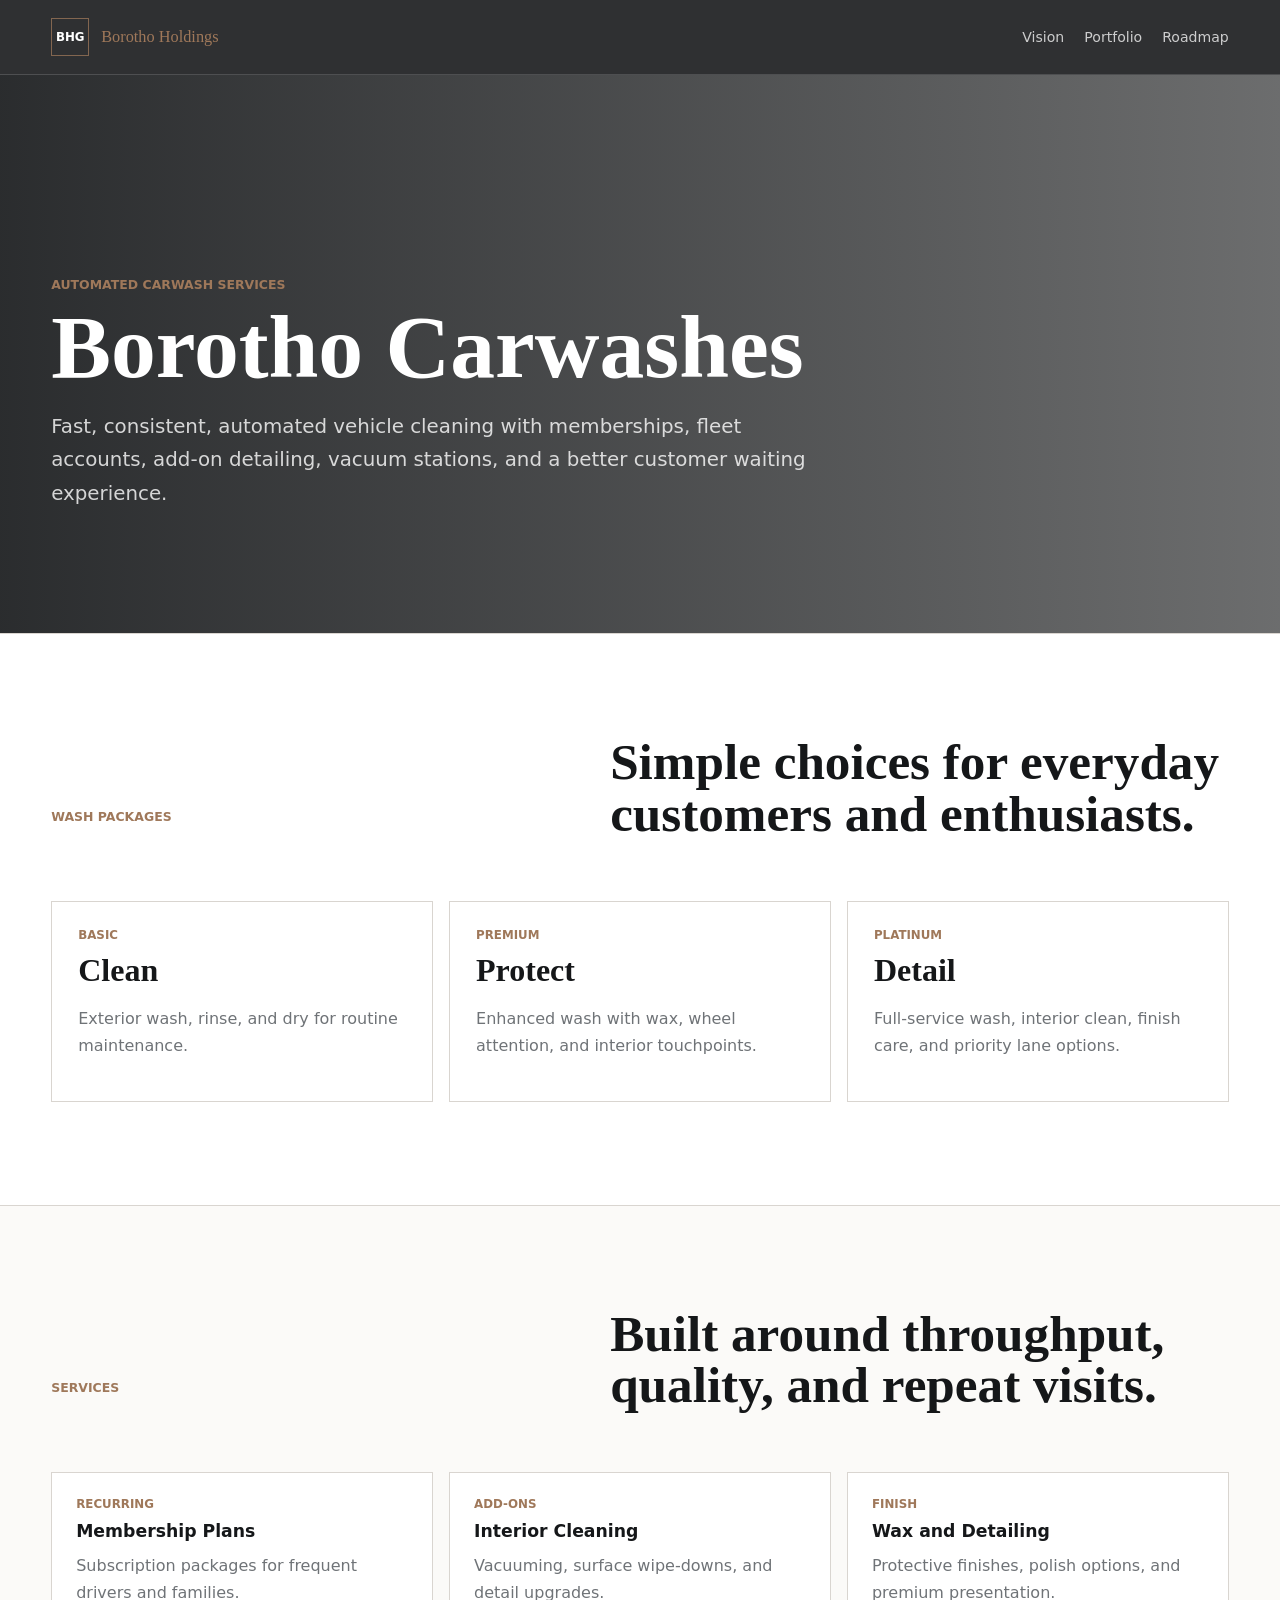
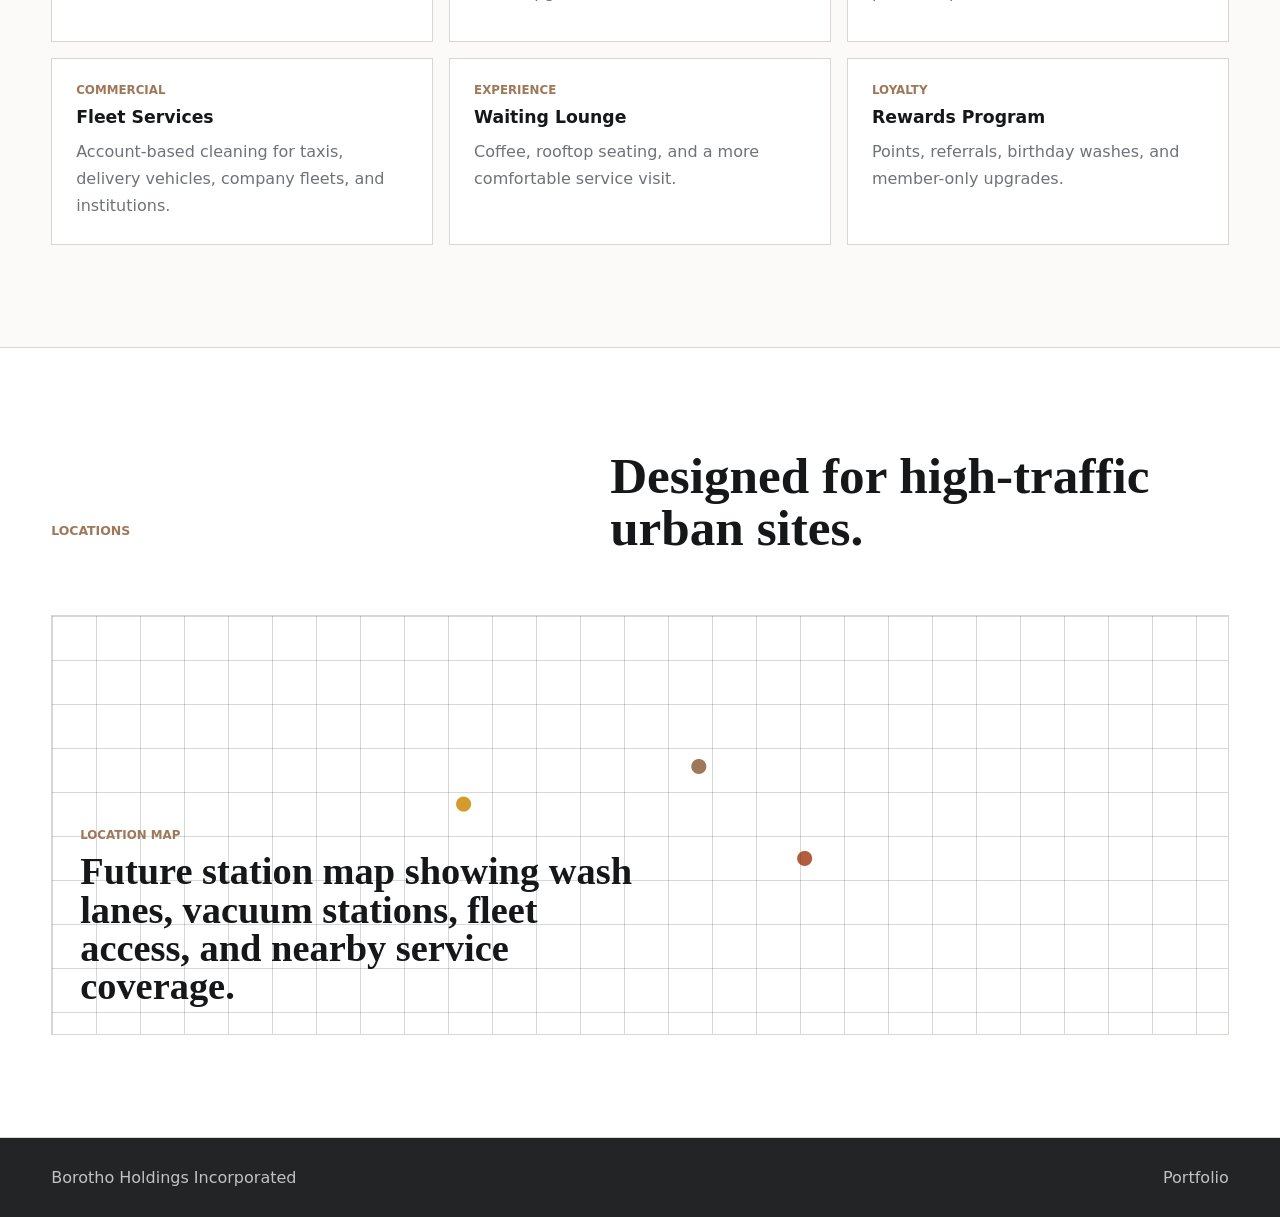
<file: carwashes.html>
<!doctype html>
<html lang="en">
  <head>
    <meta charset="UTF-8" />
    <meta name="viewport" content="width=device-width, initial-scale=1.0" />
    <title>Carwashes | Borotho Holdings</title>
    <link rel="stylesheet" href="styles.css" />
  </head>
  <body>
    <header class="site-header">
      <a class="brand" href="index.html" aria-label="Borotho Holdings home"><span class="brand-mark">BHG</span><span>Borotho Holdings</span></a>
      <nav aria-label="Primary navigation"><a href="index.html">Vision</a><a href="portfolio.html">Portfolio</a><a href="roadmap.html">Roadmap</a></nav>
    </header>
    <main>
      <section class="venture-hero carwash-hero">
        <p class="eyebrow">Automated carwash services</p>
        <h1>Borotho Carwashes</h1>
        <p>Fast, consistent, automated vehicle cleaning with memberships, fleet accounts, add-on detailing, vacuum stations, and a better customer waiting experience.</p>
      </section>

      <section class="operating-section section-band">
        <div class="section-heading"><p class="eyebrow">Wash packages</p><h2>Simple choices for everyday customers and enthusiasts.</h2></div>
        <div class="package-table">
          <article><span>Basic</span><strong>Clean</strong><p>Exterior wash, rinse, and dry for routine maintenance.</p></article>
          <article><span>Premium</span><strong>Protect</strong><p>Enhanced wash with wax, wheel attention, and interior touchpoints.</p></article>
          <article><span>Platinum</span><strong>Detail</strong><p>Full-service wash, interior clean, finish care, and priority lane options.</p></article>
        </div>
      </section>

      <section class="operating-section">
        <div class="section-heading"><p class="eyebrow">Services</p><h2>Built around throughput, quality, and repeat visits.</h2></div>
        <div class="service-grid">
          <article class="service-card"><span>Recurring</span><h3>Membership Plans</h3><p>Subscription packages for frequent drivers and families.</p></article>
          <article class="service-card"><span>Add-ons</span><h3>Interior Cleaning</h3><p>Vacuuming, surface wipe-downs, and detail upgrades.</p></article>
          <article class="service-card"><span>Finish</span><h3>Wax and Detailing</h3><p>Protective finishes, polish options, and premium presentation.</p></article>
          <article class="service-card"><span>Commercial</span><h3>Fleet Services</h3><p>Account-based cleaning for taxis, delivery vehicles, company fleets, and institutions.</p></article>
          <article class="service-card"><span>Experience</span><h3>Waiting Lounge</h3><p>Coffee, rooftop seating, and a more comfortable service visit.</p></article>
          <article class="service-card"><span>Loyalty</span><h3>Rewards Program</h3><p>Points, referrals, birthday washes, and member-only upgrades.</p></article>
        </div>
      </section>

      <section class="operating-section section-band">
        <div class="section-heading"><p class="eyebrow">Locations</p><h2>Designed for high-traffic urban sites.</h2></div>
        <div class="map-panel"><span>Location map</span><strong>Future station map showing wash lanes, vacuum stations, fleet access, and nearby service coverage.</strong></div>
      </section>
    </main>
    <footer><span>Borotho Holdings Incorporated</span><a href="portfolio.html">Portfolio</a></footer>
  </body>
</html>
</file>
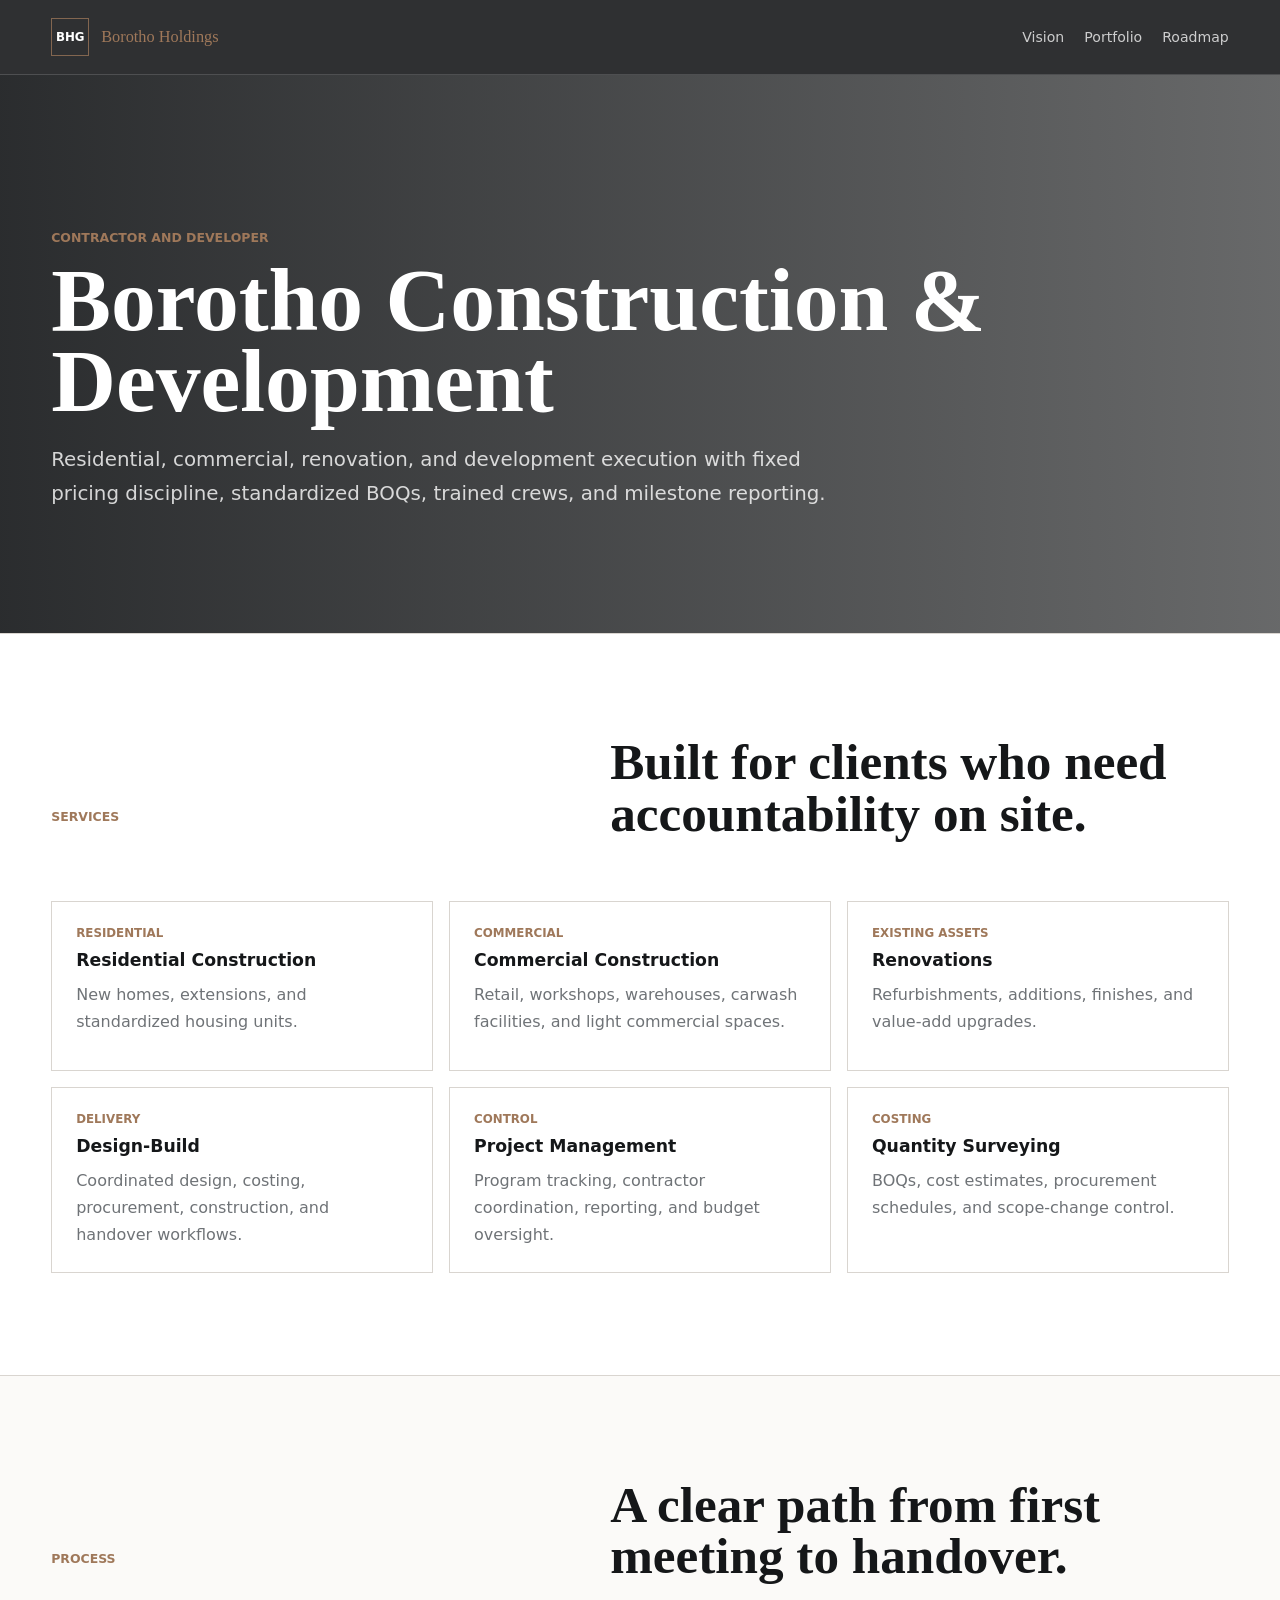
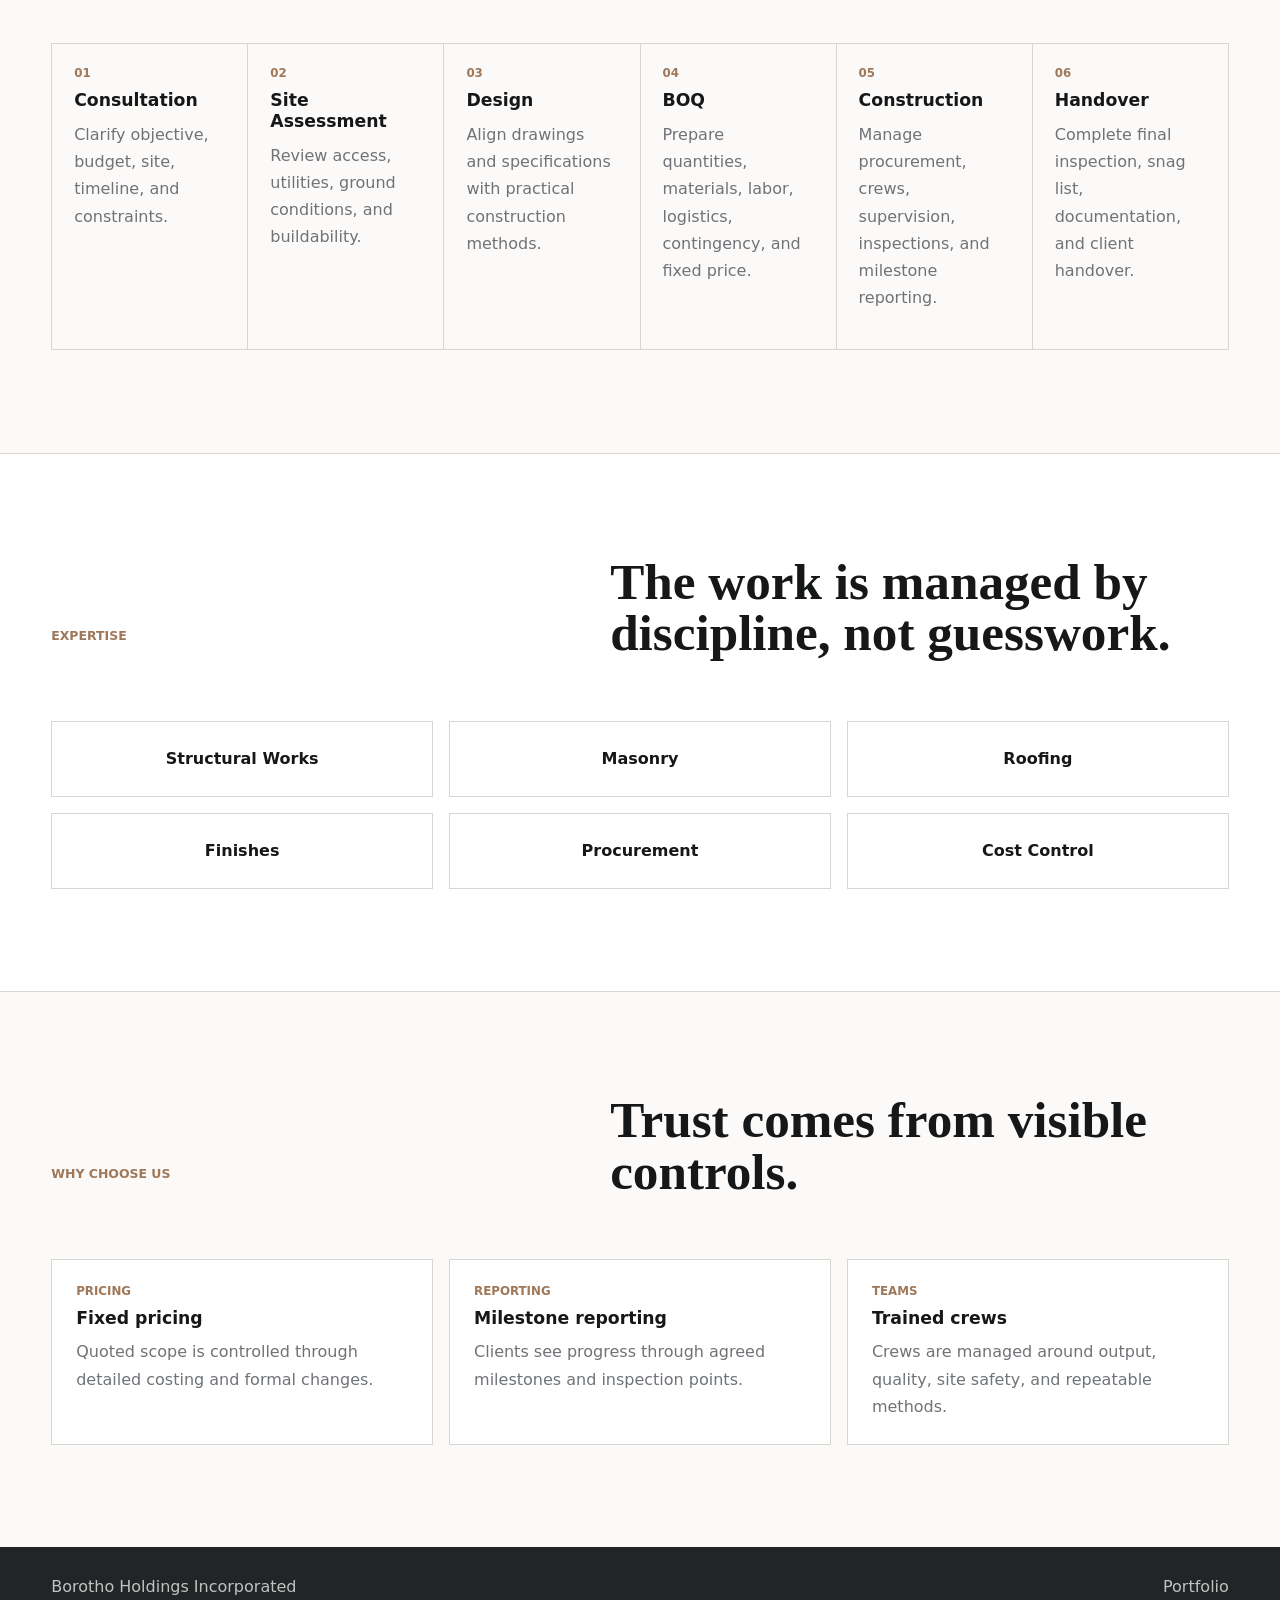
<file: construction-development.html>
<!doctype html>
<html lang="en">
  <head>
    <meta charset="UTF-8" />
    <meta name="viewport" content="width=device-width, initial-scale=1.0" />
    <title>Construction & Development | Borotho Holdings</title>
    <link rel="stylesheet" href="styles.css" />
  </head>
  <body>
    <header class="site-header">
      <a class="brand" href="index.html" aria-label="Borotho Holdings home"><span class="brand-mark">BHG</span><span>Borotho Holdings</span></a>
      <nav aria-label="Primary navigation"><a href="index.html">Vision</a><a href="portfolio.html">Portfolio</a><a href="roadmap.html">Roadmap</a></nav>
    </header>
    <main>
      <section class="venture-hero construction-hero">
        <p class="eyebrow">Contractor and developer</p>
        <h1>Borotho Construction & Development</h1>
        <p>Residential, commercial, renovation, and development execution with fixed pricing discipline, standardized BOQs, trained crews, and milestone reporting.</p>
      </section>

      <section class="operating-section section-band">
        <div class="section-heading"><p class="eyebrow">Services</p><h2>Built for clients who need accountability on site.</h2></div>
        <div class="service-grid">
          <article class="service-card"><span>Residential</span><h3>Residential Construction</h3><p>New homes, extensions, and standardized housing units.</p></article>
          <article class="service-card"><span>Commercial</span><h3>Commercial Construction</h3><p>Retail, workshops, warehouses, carwash facilities, and light commercial spaces.</p></article>
          <article class="service-card"><span>Existing assets</span><h3>Renovations</h3><p>Refurbishments, additions, finishes, and value-add upgrades.</p></article>
          <article class="service-card"><span>Delivery</span><h3>Design-Build</h3><p>Coordinated design, costing, procurement, construction, and handover workflows.</p></article>
          <article class="service-card"><span>Control</span><h3>Project Management</h3><p>Program tracking, contractor coordination, reporting, and budget oversight.</p></article>
          <article class="service-card"><span>Costing</span><h3>Quantity Surveying</h3><p>BOQs, cost estimates, procurement schedules, and scope-change control.</p></article>
        </div>
      </section>

      <section class="operating-section">
        <div class="section-heading"><p class="eyebrow">Process</p><h2>A clear path from first meeting to handover.</h2></div>
        <div class="process-list">
          <article class="process-step"><span>01</span><h3>Consultation</h3><p>Clarify objective, budget, site, timeline, and constraints.</p></article>
          <article class="process-step"><span>02</span><h3>Site Assessment</h3><p>Review access, utilities, ground conditions, and buildability.</p></article>
          <article class="process-step"><span>03</span><h3>Design</h3><p>Align drawings and specifications with practical construction methods.</p></article>
          <article class="process-step"><span>04</span><h3>BOQ</h3><p>Prepare quantities, materials, labor, logistics, contingency, and fixed price.</p></article>
          <article class="process-step"><span>05</span><h3>Construction</h3><p>Manage procurement, crews, supervision, inspections, and milestone reporting.</p></article>
          <article class="process-step"><span>06</span><h3>Handover</h3><p>Complete final inspection, snag list, documentation, and client handover.</p></article>
        </div>
      </section>

      <section class="operating-section section-band">
        <div class="section-heading"><p class="eyebrow">Expertise</p><h2>The work is managed by discipline, not guesswork.</h2></div>
        <div class="industries-grid">
          <span>Structural Works</span><span>Masonry</span><span>Roofing</span><span>Finishes</span><span>Procurement</span><span>Cost Control</span>
        </div>
      </section>

      <section class="operating-section">
        <div class="section-heading"><p class="eyebrow">Why choose us</p><h2>Trust comes from visible controls.</h2></div>
        <div class="trust-grid">
          <article class="trust-card"><span>Pricing</span><h3>Fixed pricing</h3><p>Quoted scope is controlled through detailed costing and formal changes.</p></article>
          <article class="trust-card"><span>Reporting</span><h3>Milestone reporting</h3><p>Clients see progress through agreed milestones and inspection points.</p></article>
          <article class="trust-card"><span>Teams</span><h3>Trained crews</h3><p>Crews are managed around output, quality, site safety, and repeatable methods.</p></article>
        </div>
      </section>
    </main>
    <footer><span>Borotho Holdings Incorporated</span><a href="portfolio.html">Portfolio</a></footer>
  </body>
</html>
</file>
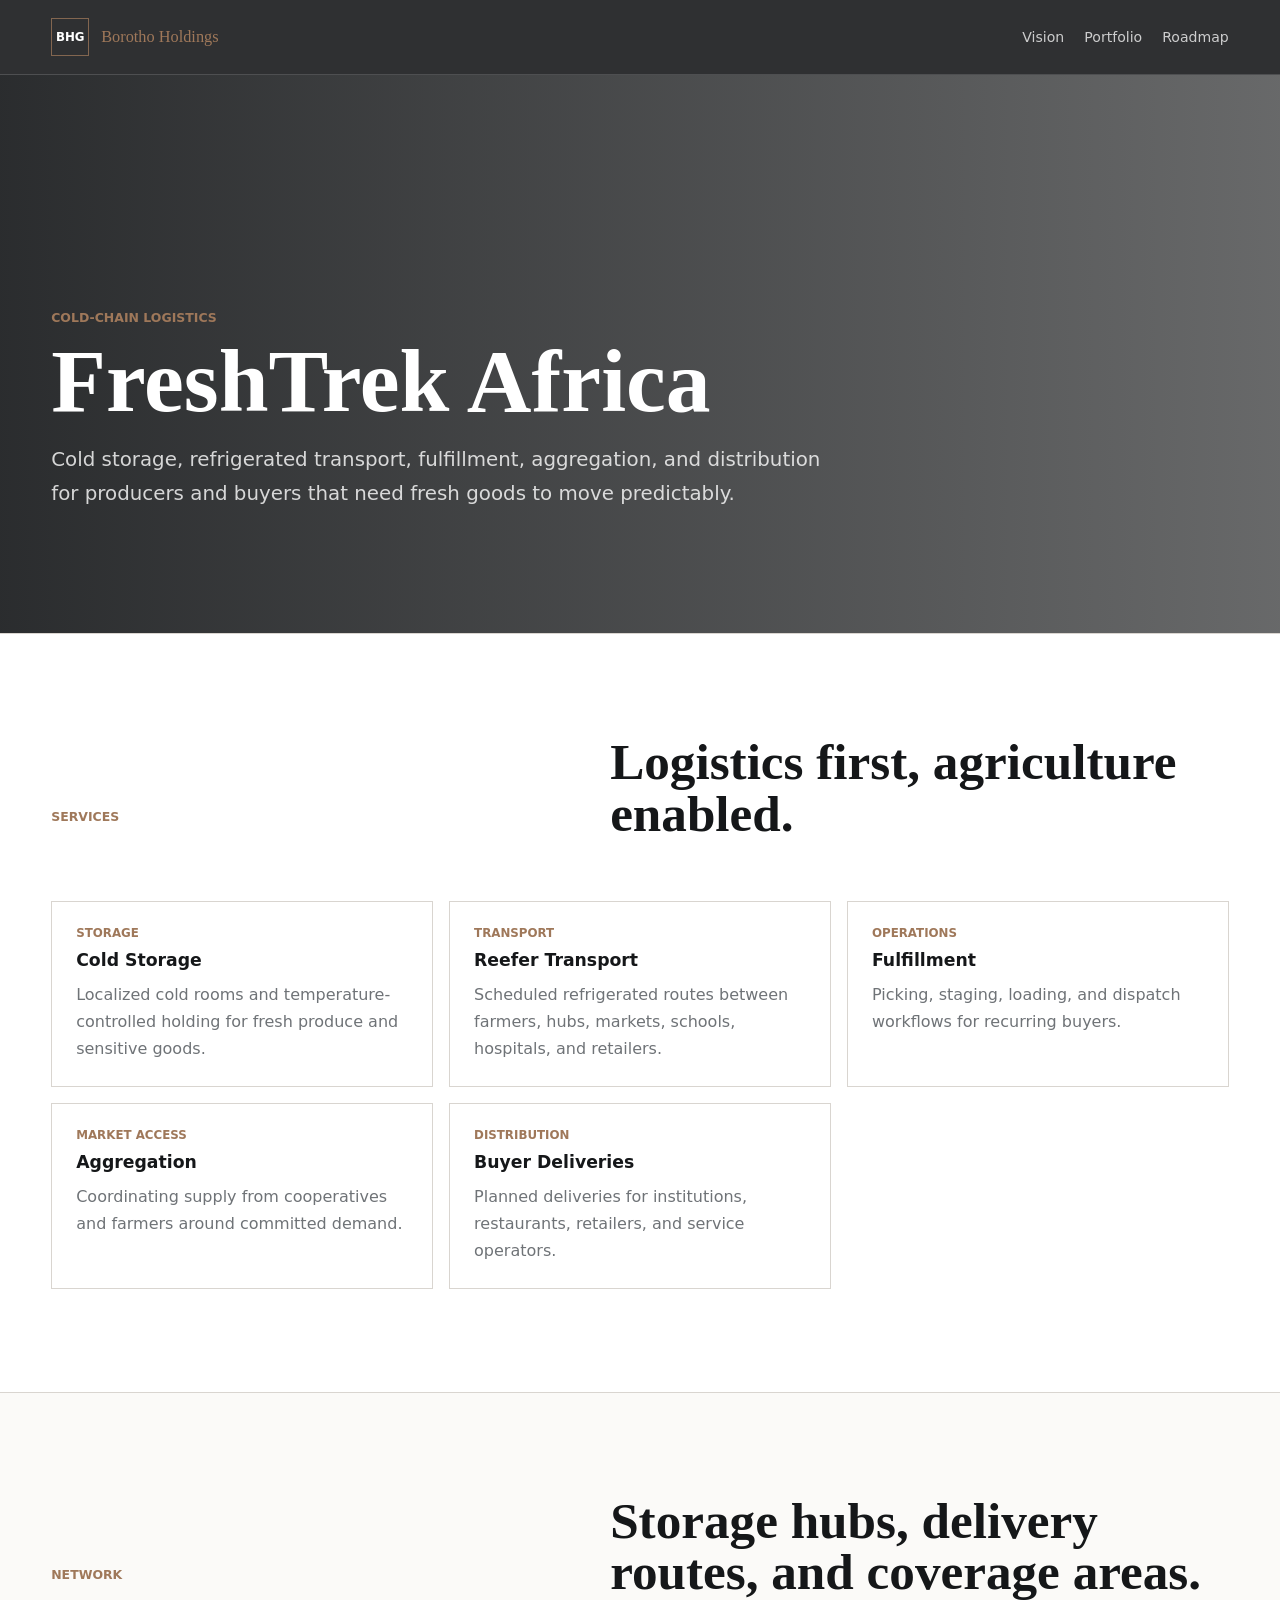
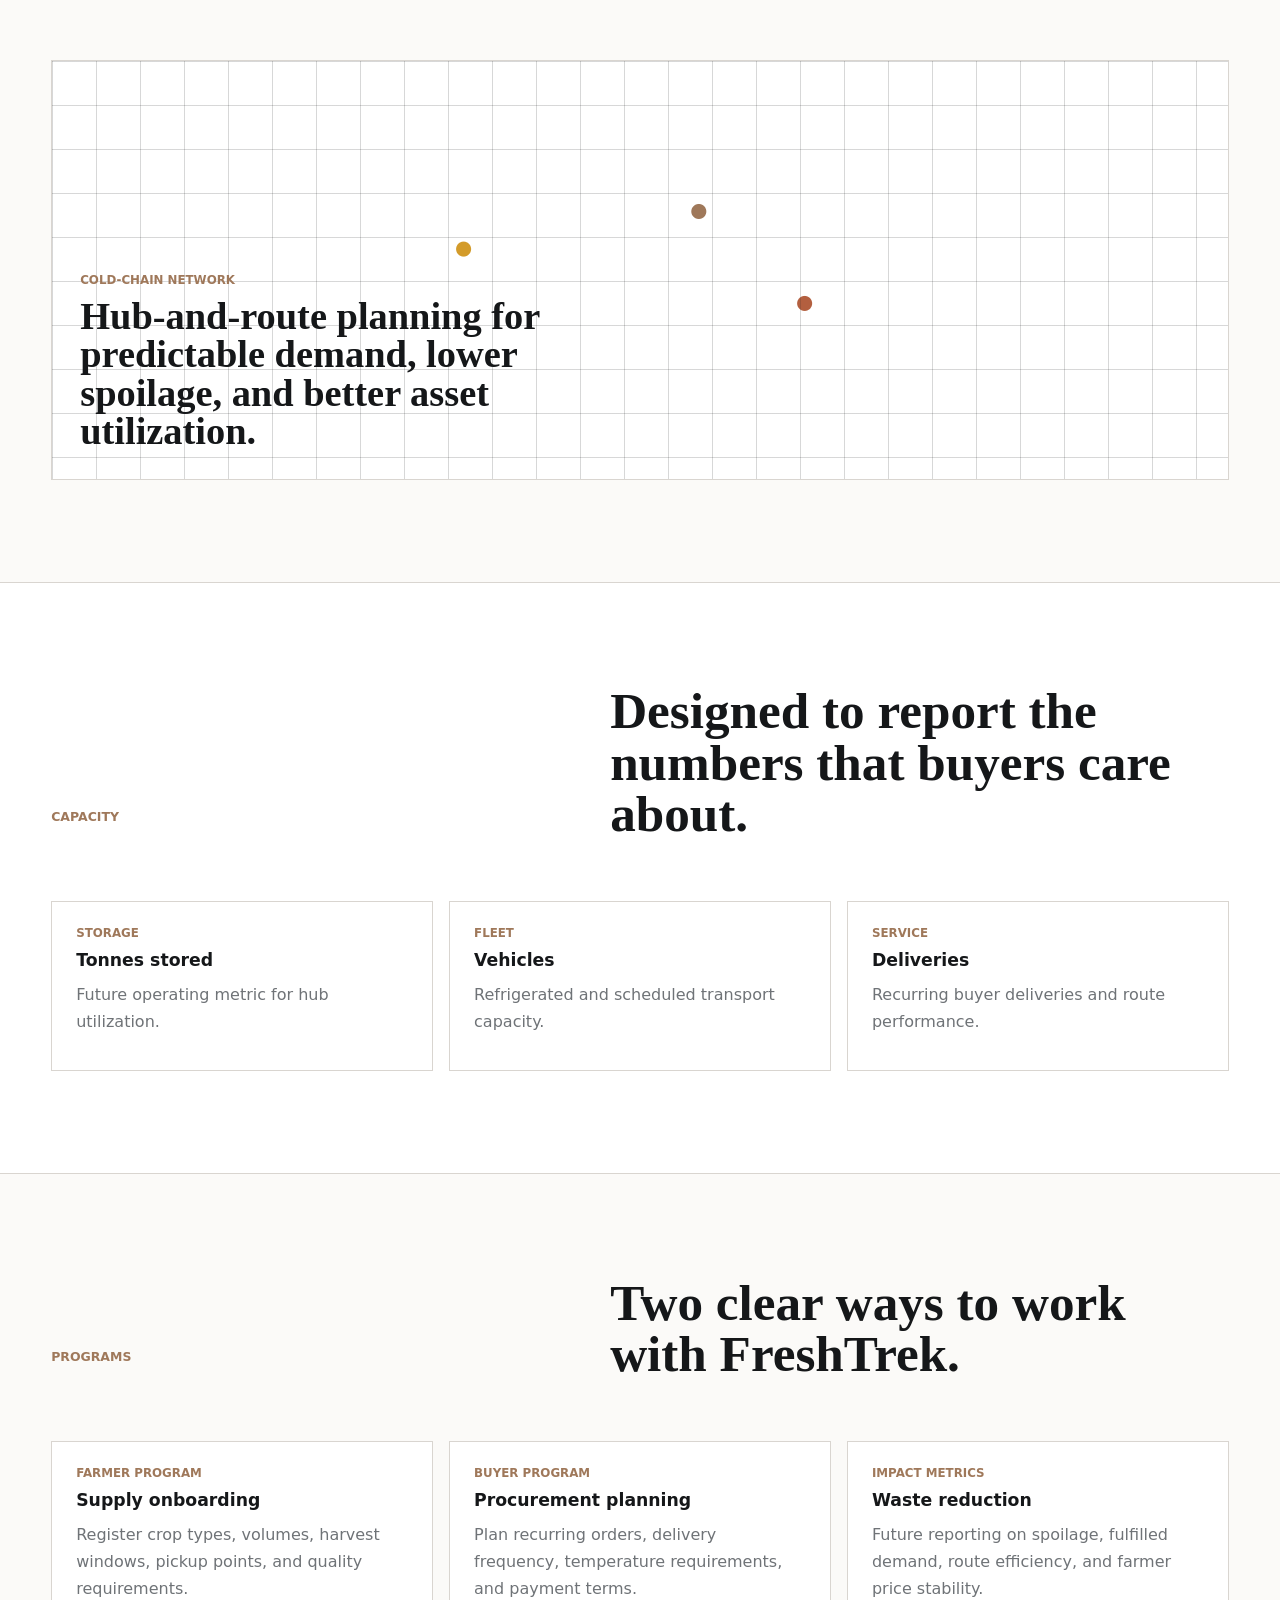
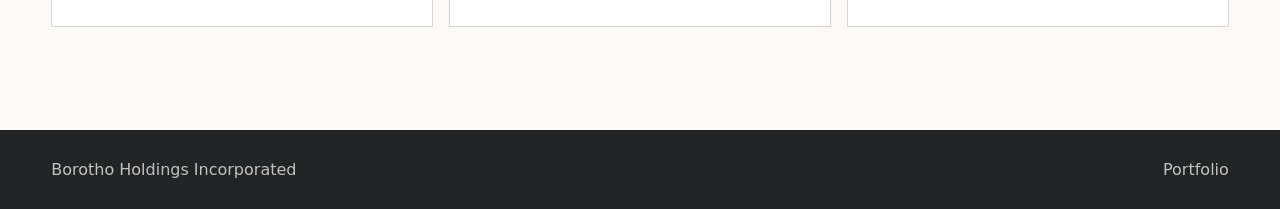
<file: freshtrek-africa.html>
<!doctype html>
<html lang="en">
  <head>
    <meta charset="UTF-8" />
    <meta name="viewport" content="width=device-width, initial-scale=1.0" />
    <title>FreshTrek Africa | Borotho Holdings</title>
    <link rel="stylesheet" href="styles.css" />
  </head>
  <body>
    <header class="site-header">
      <a class="brand" href="index.html" aria-label="Borotho Holdings home"><span class="brand-mark">BHG</span><span>Borotho Holdings</span></a>
      <nav aria-label="Primary navigation"><a href="index.html">Vision</a><a href="portfolio.html">Portfolio</a><a href="roadmap.html">Roadmap</a></nav>
    </header>
    <main>
      <section class="venture-hero freshtrek-hero">
        <p class="eyebrow">Cold-chain logistics</p>
        <h1>FreshTrek Africa</h1>
        <p>Cold storage, refrigerated transport, fulfillment, aggregation, and distribution for producers and buyers that need fresh goods to move predictably.</p>
      </section>

      <section class="operating-section section-band">
        <div class="section-heading"><p class="eyebrow">Services</p><h2>Logistics first, agriculture enabled.</h2></div>
        <div class="service-grid">
          <article class="service-card"><span>Storage</span><h3>Cold Storage</h3><p>Localized cold rooms and temperature-controlled holding for fresh produce and sensitive goods.</p></article>
          <article class="service-card"><span>Transport</span><h3>Reefer Transport</h3><p>Scheduled refrigerated routes between farmers, hubs, markets, schools, hospitals, and retailers.</p></article>
          <article class="service-card"><span>Operations</span><h3>Fulfillment</h3><p>Picking, staging, loading, and dispatch workflows for recurring buyers.</p></article>
          <article class="service-card"><span>Market access</span><h3>Aggregation</h3><p>Coordinating supply from cooperatives and farmers around committed demand.</p></article>
          <article class="service-card"><span>Distribution</span><h3>Buyer Deliveries</h3><p>Planned deliveries for institutions, restaurants, retailers, and service operators.</p></article>
        </div>
      </section>

      <section class="operating-section">
        <div class="section-heading"><p class="eyebrow">Network</p><h2>Storage hubs, delivery routes, and coverage areas.</h2></div>
        <div class="map-panel"><span>Cold-chain network</span><strong>Hub-and-route planning for predictable demand, lower spoilage, and better asset utilization.</strong></div>
      </section>

      <section class="operating-section section-band">
        <div class="section-heading"><p class="eyebrow">Capacity</p><h2>Designed to report the numbers that buyers care about.</h2></div>
        <div class="capacity-grid">
          <article class="capacity-card"><span>Storage</span><h3>Tonnes stored</h3><p>Future operating metric for hub utilization.</p></article>
          <article class="capacity-card"><span>Fleet</span><h3>Vehicles</h3><p>Refrigerated and scheduled transport capacity.</p></article>
          <article class="capacity-card"><span>Service</span><h3>Deliveries</h3><p>Recurring buyer deliveries and route performance.</p></article>
        </div>
      </section>

      <section class="operating-section">
        <div class="section-heading"><p class="eyebrow">Programs</p><h2>Two clear ways to work with FreshTrek.</h2></div>
        <div class="trust-grid">
          <article class="trust-card"><span>Farmer program</span><h3>Supply onboarding</h3><p>Register crop types, volumes, harvest windows, pickup points, and quality requirements.</p></article>
          <article class="trust-card"><span>Buyer program</span><h3>Procurement planning</h3><p>Plan recurring orders, delivery frequency, temperature requirements, and payment terms.</p></article>
          <article class="trust-card"><span>Impact metrics</span><h3>Waste reduction</h3><p>Future reporting on spoilage, fulfilled demand, route efficiency, and farmer price stability.</p></article>
        </div>
      </section>
    </main>
    <footer><span>Borotho Holdings Incorporated</span><a href="portfolio.html">Portfolio</a></footer>
  </body>
</html>
</file>
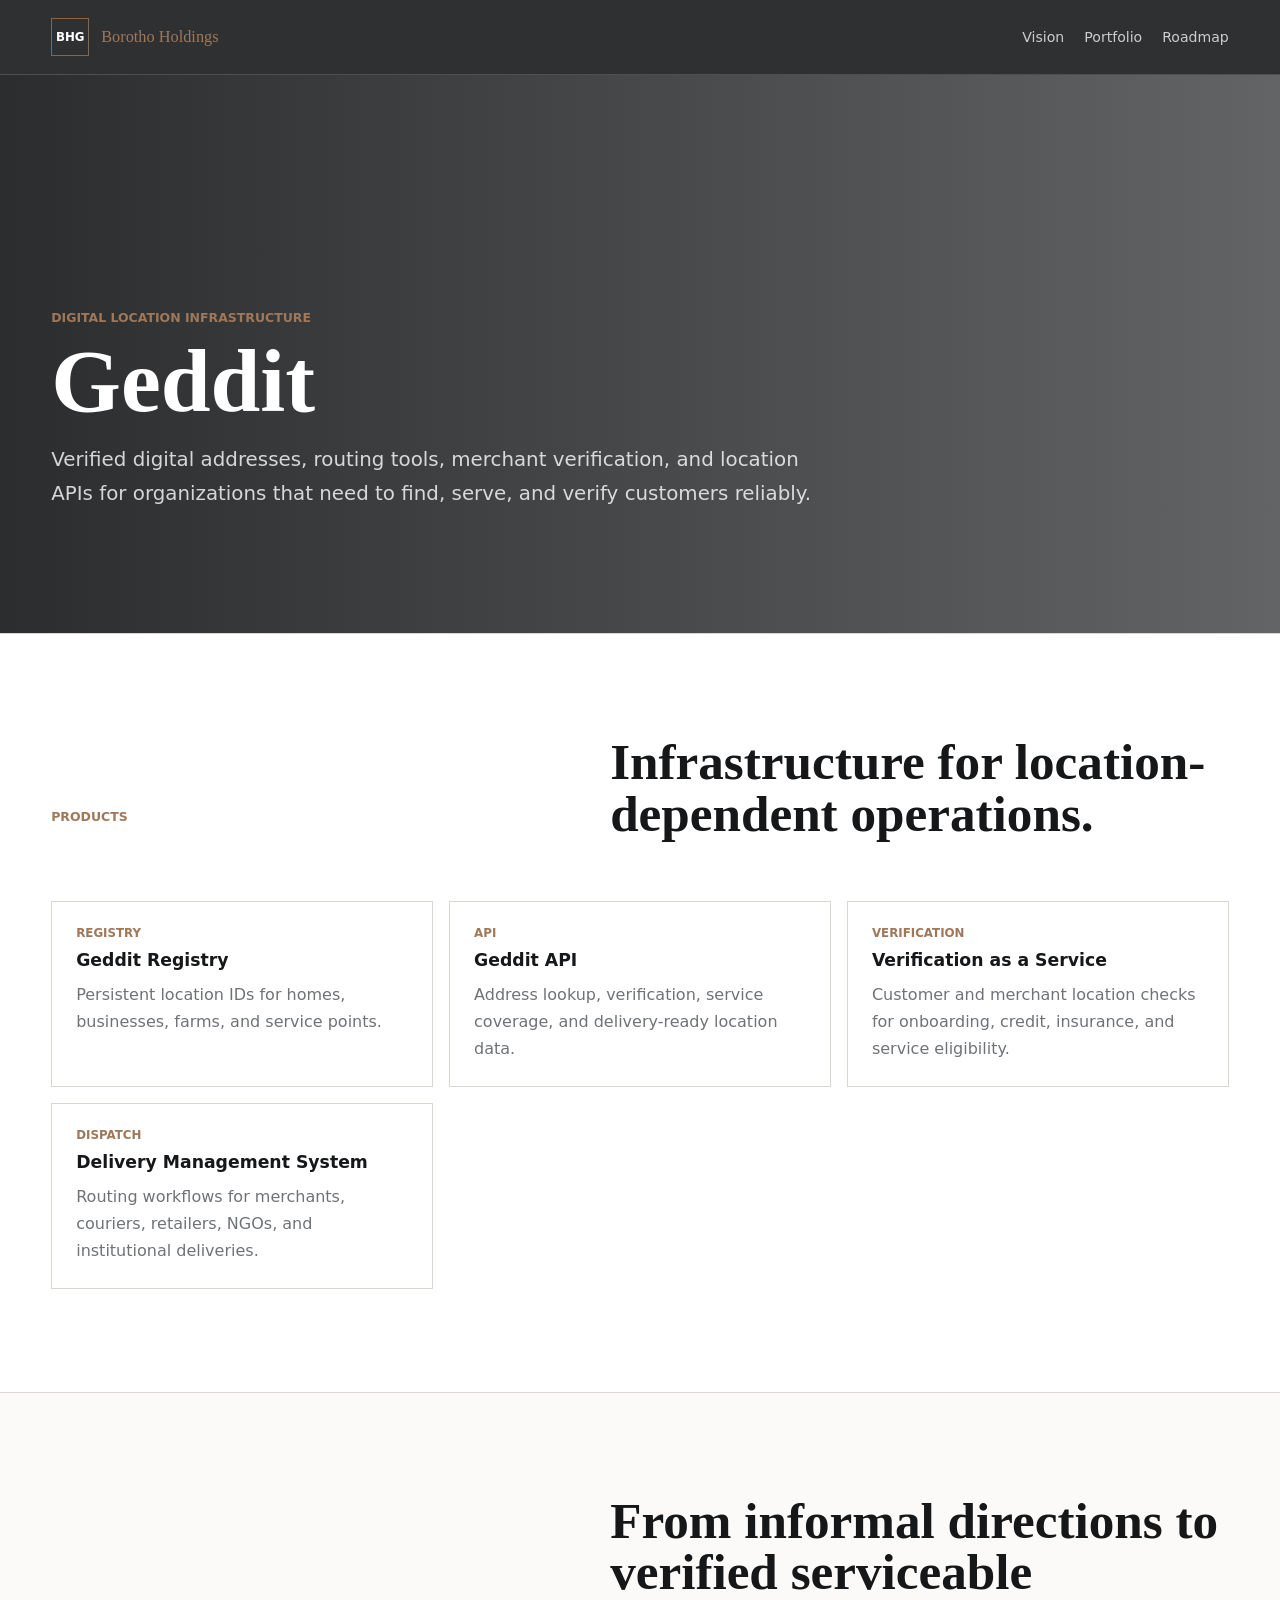
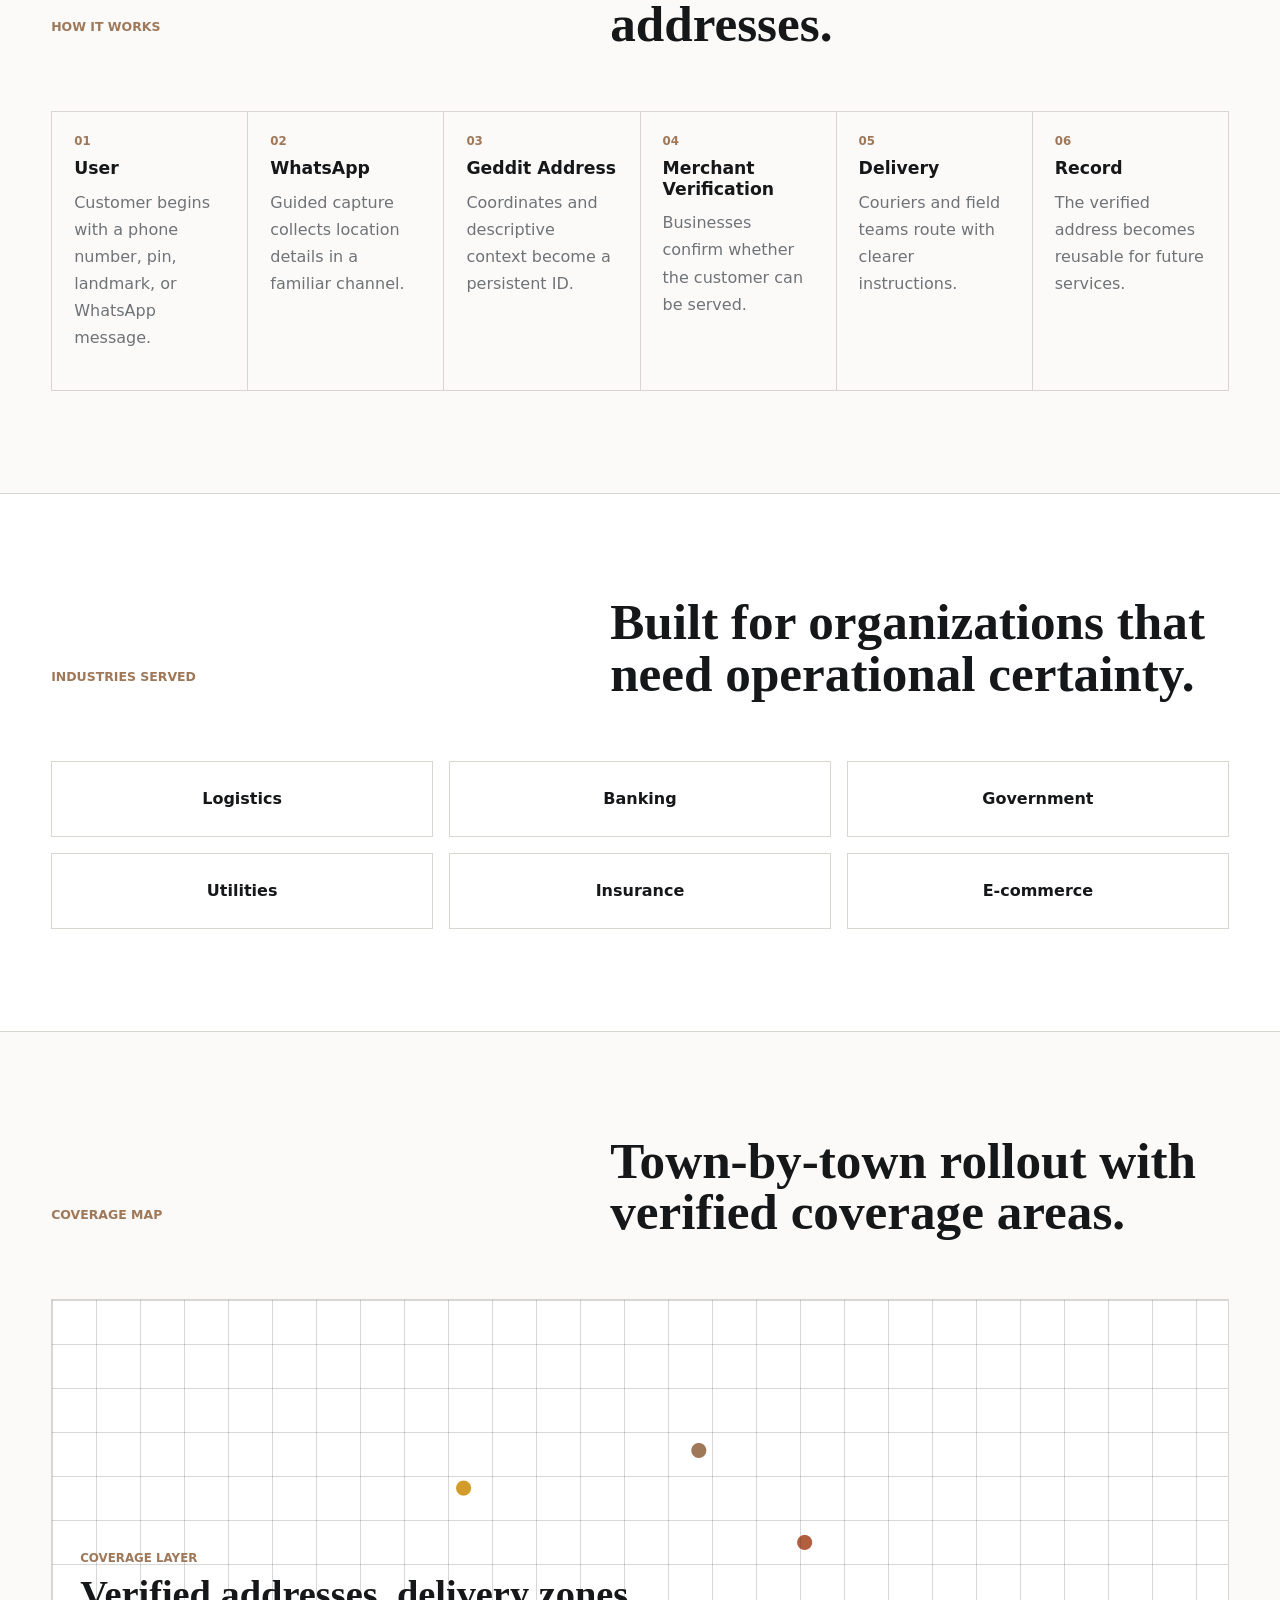
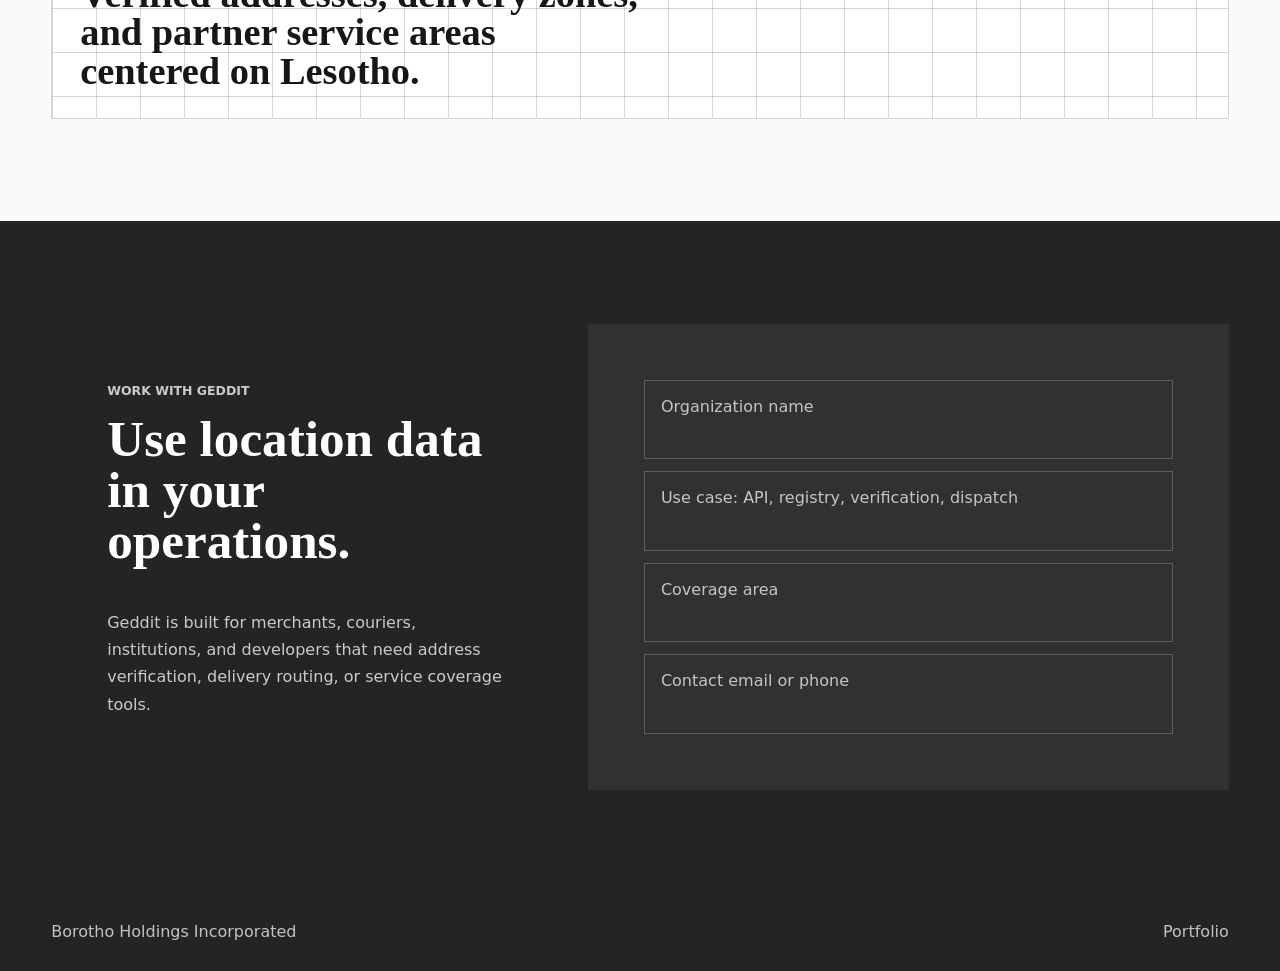
<file: geddit.html>
<!doctype html>
<html lang="en">
  <head>
    <meta charset="UTF-8" />
    <meta name="viewport" content="width=device-width, initial-scale=1.0" />
    <title>Geddit | Borotho Holdings</title>
    <link rel="stylesheet" href="styles.css" />
  </head>
  <body>
    <header class="site-header">
      <a class="brand" href="index.html" aria-label="Borotho Holdings home"><span class="brand-mark">BHG</span><span>Borotho Holdings</span></a>
      <nav aria-label="Primary navigation"><a href="index.html">Vision</a><a href="portfolio.html">Portfolio</a><a href="roadmap.html">Roadmap</a></nav>
    </header>
    <main>
      <section class="venture-hero geddit-hero">
        <p class="eyebrow">Digital location infrastructure</p>
        <h1>Geddit</h1>
        <p>Verified digital addresses, routing tools, merchant verification, and location APIs for organizations that need to find, serve, and verify customers reliably.</p>
      </section>

      <section class="operating-section section-band">
        <div class="section-heading"><p class="eyebrow">Products</p><h2>Infrastructure for location-dependent operations.</h2></div>
        <div class="service-grid">
          <article class="service-card"><span>Registry</span><h3>Geddit Registry</h3><p>Persistent location IDs for homes, businesses, farms, and service points.</p></article>
          <article class="service-card"><span>API</span><h3>Geddit API</h3><p>Address lookup, verification, service coverage, and delivery-ready location data.</p></article>
          <article class="service-card"><span>Verification</span><h3>Verification as a Service</h3><p>Customer and merchant location checks for onboarding, credit, insurance, and service eligibility.</p></article>
          <article class="service-card"><span>Dispatch</span><h3>Delivery Management System</h3><p>Routing workflows for merchants, couriers, retailers, NGOs, and institutional deliveries.</p></article>
        </div>
      </section>

      <section class="operating-section">
        <div class="section-heading"><p class="eyebrow">How it works</p><h2>From informal directions to verified serviceable addresses.</h2></div>
        <div class="process-list">
          <article class="process-step"><span>01</span><h3>User</h3><p>Customer begins with a phone number, pin, landmark, or WhatsApp message.</p></article>
          <article class="process-step"><span>02</span><h3>WhatsApp</h3><p>Guided capture collects location details in a familiar channel.</p></article>
          <article class="process-step"><span>03</span><h3>Geddit Address</h3><p>Coordinates and descriptive context become a persistent ID.</p></article>
          <article class="process-step"><span>04</span><h3>Merchant Verification</h3><p>Businesses confirm whether the customer can be served.</p></article>
          <article class="process-step"><span>05</span><h3>Delivery</h3><p>Couriers and field teams route with clearer instructions.</p></article>
          <article class="process-step"><span>06</span><h3>Record</h3><p>The verified address becomes reusable for future services.</p></article>
        </div>
      </section>

      <section class="operating-section section-band">
        <div class="section-heading"><p class="eyebrow">Industries served</p><h2>Built for organizations that need operational certainty.</h2></div>
        <div class="industries-grid">
          <span>Logistics</span><span>Banking</span><span>Government</span><span>Utilities</span><span>Insurance</span><span>E-commerce</span>
        </div>
      </section>

      <section class="operating-section">
        <div class="section-heading"><p class="eyebrow">Coverage map</p><h2>Town-by-town rollout with verified coverage areas.</h2></div>
        <div class="map-panel"><span>Coverage layer</span><strong>Verified addresses, delivery zones, and partner service areas centered on Lesotho.</strong></div>
      </section>

      <section class="engage-panel">
        <div><p class="eyebrow">Work with Geddit</p><h2>Use location data in your operations.</h2><p>Geddit is built for merchants, couriers, institutions, and developers that need address verification, delivery routing, or service coverage tools.</p></div>
        <div class="form-preview"><span>Organization name</span><span>Use case: API, registry, verification, dispatch</span><span>Coverage area</span><span>Contact email or phone</span></div>
      </section>
    </main>
    <footer><span>Borotho Holdings Incorporated</span><a href="portfolio.html">Portfolio</a></footer>
  </body>
</html>
</file>
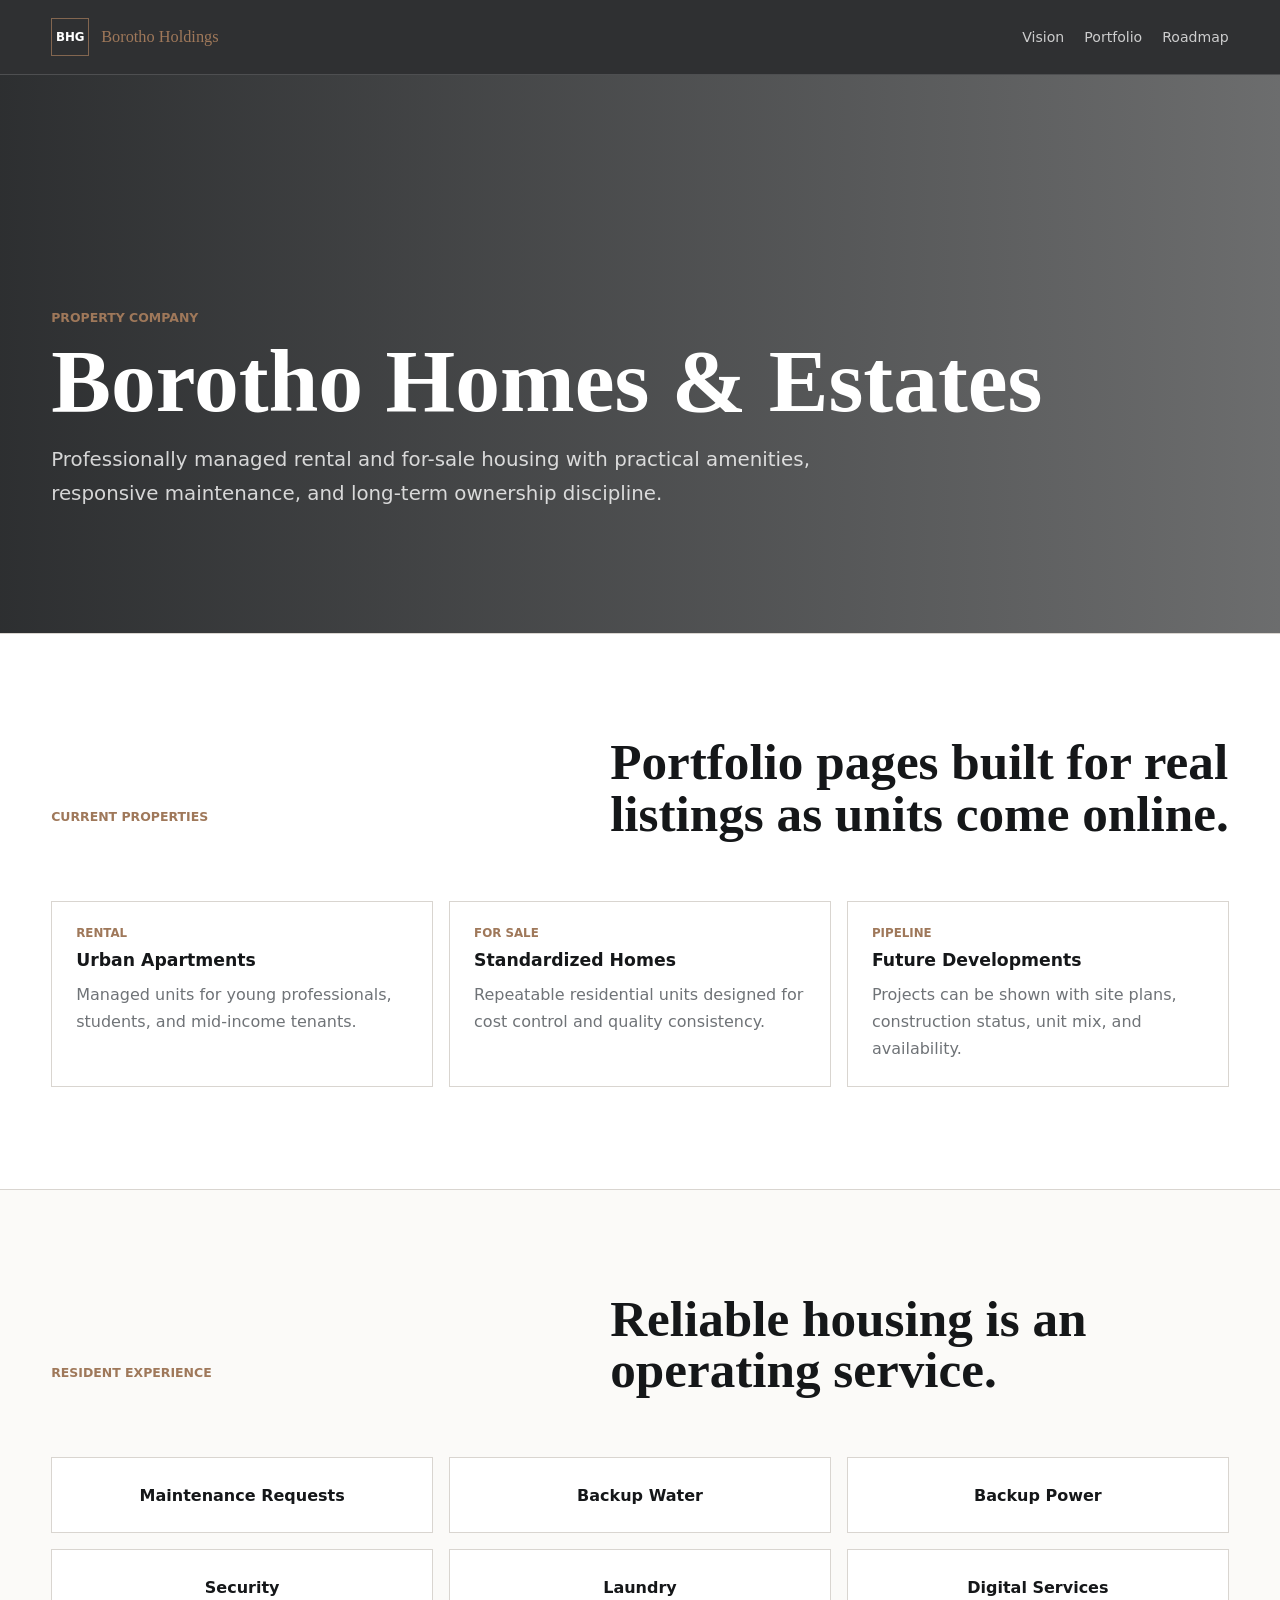
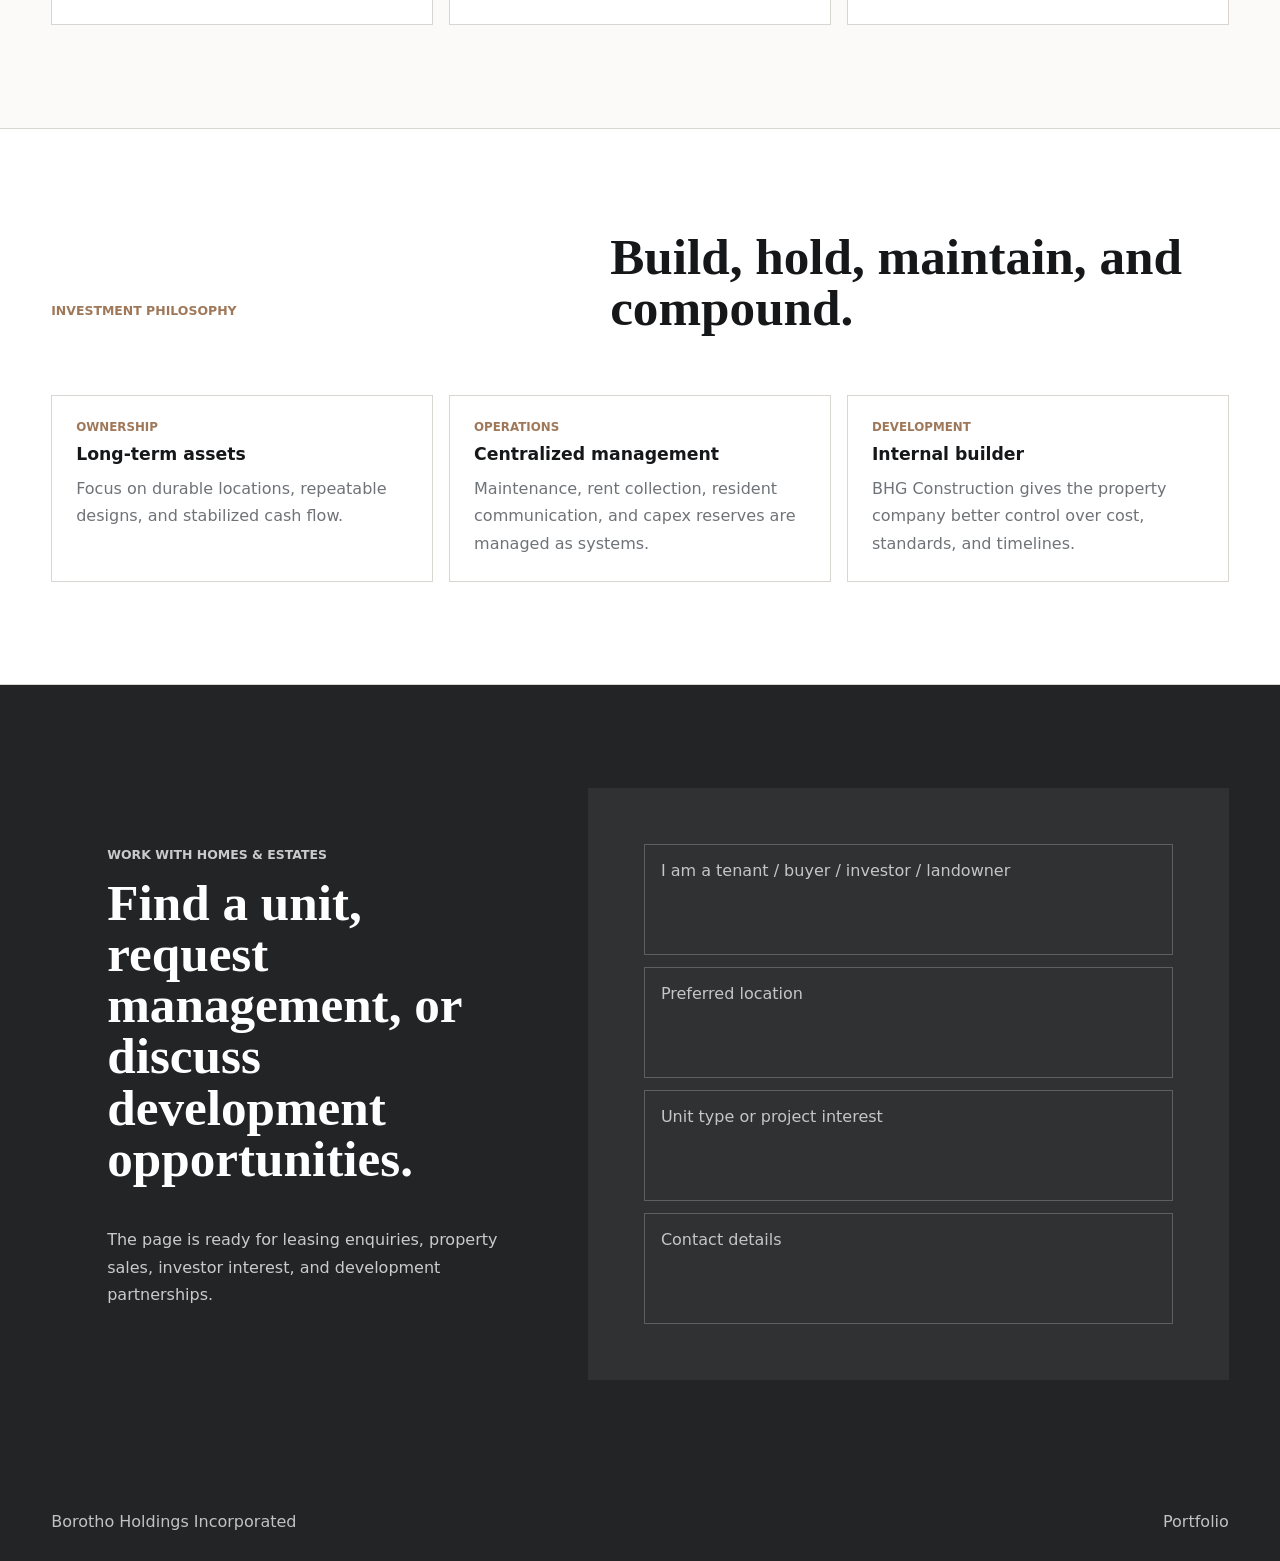
<file: homes-estates.html>
<!doctype html>
<html lang="en">
  <head>
    <meta charset="UTF-8" />
    <meta name="viewport" content="width=device-width, initial-scale=1.0" />
    <title>Homes & Estates | Borotho Holdings</title>
    <link rel="stylesheet" href="styles.css" />
  </head>
  <body>
    <header class="site-header">
      <a class="brand" href="index.html" aria-label="Borotho Holdings home"><span class="brand-mark">BHG</span><span>Borotho Holdings</span></a>
      <nav aria-label="Primary navigation"><a href="index.html">Vision</a><a href="portfolio.html">Portfolio</a><a href="roadmap.html">Roadmap</a></nav>
    </header>
    <main>
      <section class="venture-hero homes-hero">
        <p class="eyebrow">Property company</p>
        <h1>Borotho Homes & Estates</h1>
        <p>Professionally managed rental and for-sale housing with practical amenities, responsive maintenance, and long-term ownership discipline.</p>
      </section>

      <section class="operating-section section-band">
        <div class="section-heading"><p class="eyebrow">Current properties</p><h2>Portfolio pages built for real listings as units come online.</h2></div>
        <div class="service-grid">
          <article class="service-card"><span>Rental</span><h3>Urban Apartments</h3><p>Managed units for young professionals, students, and mid-income tenants.</p></article>
          <article class="service-card"><span>For sale</span><h3>Standardized Homes</h3><p>Repeatable residential units designed for cost control and quality consistency.</p></article>
          <article class="service-card"><span>Pipeline</span><h3>Future Developments</h3><p>Projects can be shown with site plans, construction status, unit mix, and availability.</p></article>
        </div>
      </section>

      <section class="operating-section">
        <div class="section-heading"><p class="eyebrow">Resident experience</p><h2>Reliable housing is an operating service.</h2></div>
        <div class="industries-grid">
          <span>Maintenance Requests</span><span>Backup Water</span><span>Backup Power</span><span>Security</span><span>Laundry</span><span>Digital Services</span>
        </div>
      </section>

      <section class="operating-section section-band">
        <div class="section-heading"><p class="eyebrow">Investment philosophy</p><h2>Build, hold, maintain, and compound.</h2></div>
        <div class="trust-grid">
          <article class="trust-card"><span>Ownership</span><h3>Long-term assets</h3><p>Focus on durable locations, repeatable designs, and stabilized cash flow.</p></article>
          <article class="trust-card"><span>Operations</span><h3>Centralized management</h3><p>Maintenance, rent collection, resident communication, and capex reserves are managed as systems.</p></article>
          <article class="trust-card"><span>Development</span><h3>Internal builder</h3><p>BHG Construction gives the property company better control over cost, standards, and timelines.</p></article>
        </div>
      </section>

      <section class="engage-panel">
        <div><p class="eyebrow">Work with Homes & Estates</p><h2>Find a unit, request management, or discuss development opportunities.</h2><p>The page is ready for leasing enquiries, property sales, investor interest, and development partnerships.</p></div>
        <div class="form-preview"><span>I am a tenant / buyer / investor / landowner</span><span>Preferred location</span><span>Unit type or project interest</span><span>Contact details</span></div>
      </section>
    </main>
    <footer><span>Borotho Holdings Incorporated</span><a href="portfolio.html">Portfolio</a></footer>
  </body>
</html>
</file>
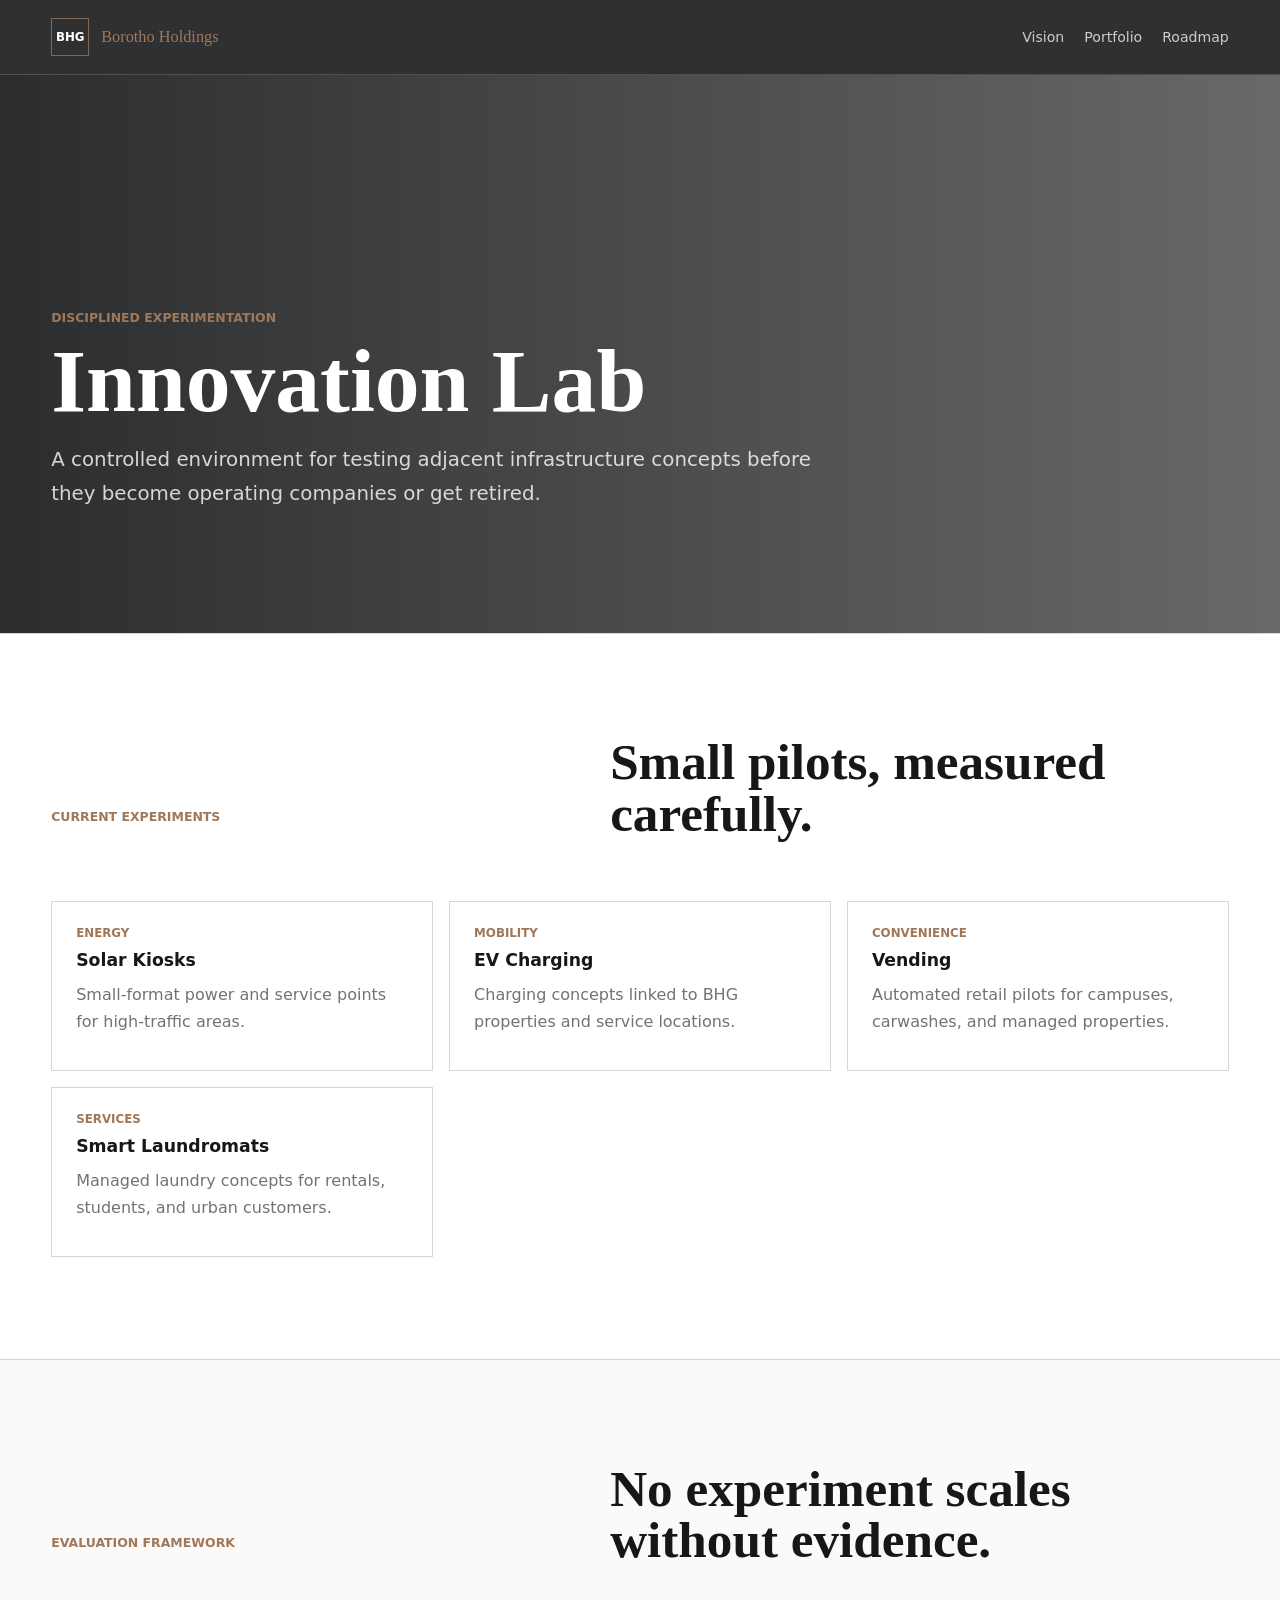
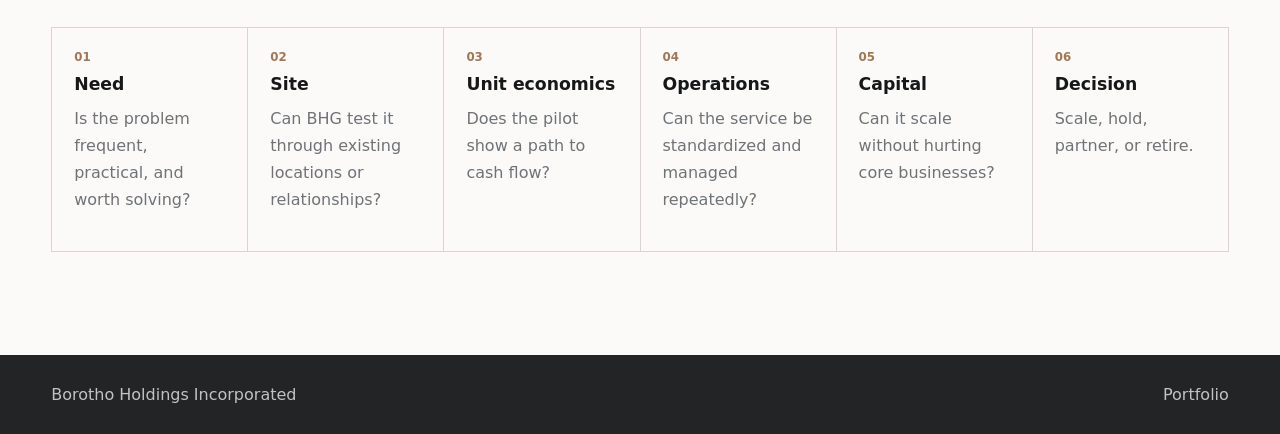
<file: innovation-lab.html>
<!doctype html>
<html lang="en">
  <head>
    <meta charset="UTF-8" />
    <meta name="viewport" content="width=device-width, initial-scale=1.0" />
    <title>Innovation Lab | Borotho Holdings</title>
    <link rel="stylesheet" href="styles.css" />
  </head>
  <body>
    <header class="site-header">
      <a class="brand" href="index.html" aria-label="Borotho Holdings home"><span class="brand-mark">BHG</span><span>Borotho Holdings</span></a>
      <nav aria-label="Primary navigation"><a href="index.html">Vision</a><a href="portfolio.html">Portfolio</a><a href="roadmap.html">Roadmap</a></nav>
    </header>
    <main>
      <section class="venture-hero lab-hero">
        <p class="eyebrow">Disciplined experimentation</p>
        <h1>Innovation Lab</h1>
        <p>A controlled environment for testing adjacent infrastructure concepts before they become operating companies or get retired.</p>
      </section>

      <section class="operating-section section-band">
        <div class="section-heading"><p class="eyebrow">Current experiments</p><h2>Small pilots, measured carefully.</h2></div>
        <div class="service-grid">
          <article class="service-card"><span>Energy</span><h3>Solar Kiosks</h3><p>Small-format power and service points for high-traffic areas.</p></article>
          <article class="service-card"><span>Mobility</span><h3>EV Charging</h3><p>Charging concepts linked to BHG properties and service locations.</p></article>
          <article class="service-card"><span>Convenience</span><h3>Vending</h3><p>Automated retail pilots for campuses, carwashes, and managed properties.</p></article>
          <article class="service-card"><span>Services</span><h3>Smart Laundromats</h3><p>Managed laundry concepts for rentals, students, and urban customers.</p></article>
        </div>
      </section>

      <section class="operating-section">
        <div class="section-heading"><p class="eyebrow">Evaluation framework</p><h2>No experiment scales without evidence.</h2></div>
        <div class="process-list">
          <article class="process-step"><span>01</span><h3>Need</h3><p>Is the problem frequent, practical, and worth solving?</p></article>
          <article class="process-step"><span>02</span><h3>Site</h3><p>Can BHG test it through existing locations or relationships?</p></article>
          <article class="process-step"><span>03</span><h3>Unit economics</h3><p>Does the pilot show a path to cash flow?</p></article>
          <article class="process-step"><span>04</span><h3>Operations</h3><p>Can the service be standardized and managed repeatedly?</p></article>
          <article class="process-step"><span>05</span><h3>Capital</h3><p>Can it scale without hurting core businesses?</p></article>
          <article class="process-step"><span>06</span><h3>Decision</h3><p>Scale, hold, partner, or retire.</p></article>
        </div>
      </section>
    </main>
    <footer><span>Borotho Holdings Incorporated</span><a href="portfolio.html">Portfolio</a></footer>
  </body>
</html>
</file>
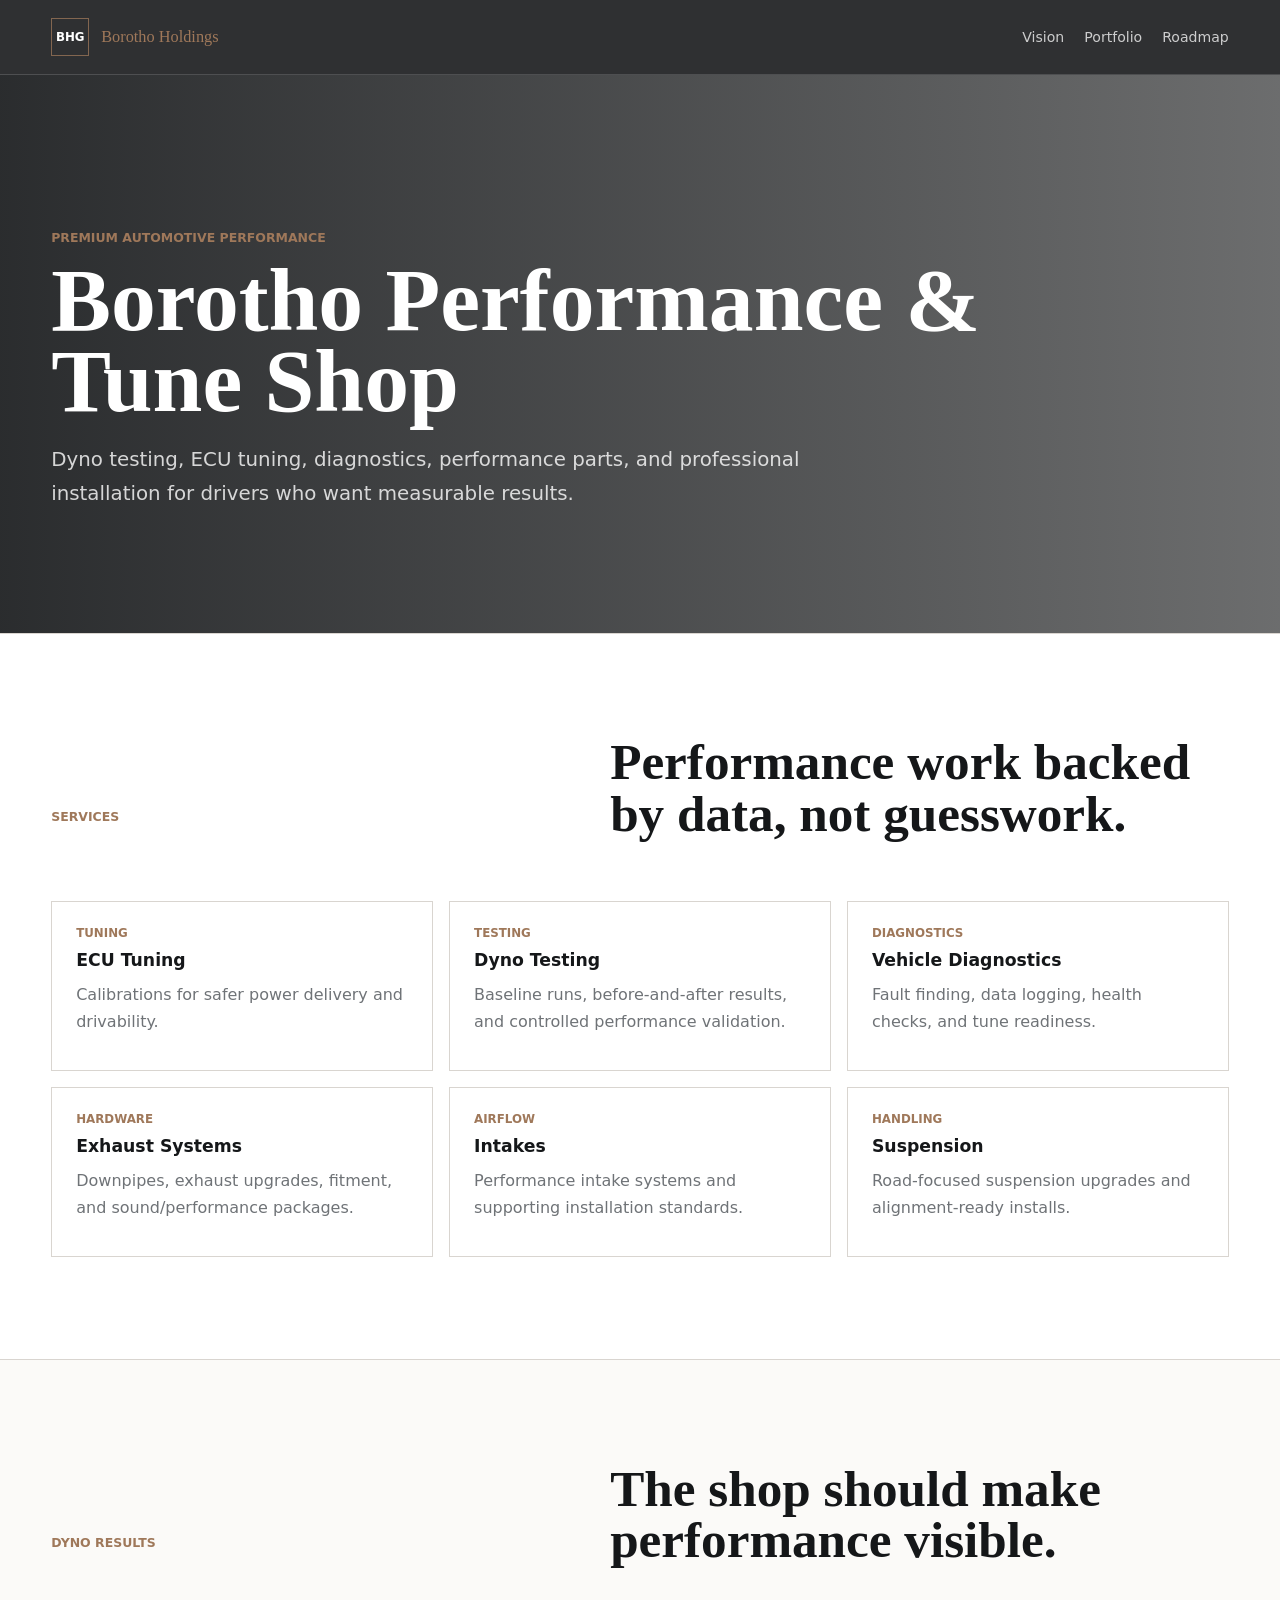
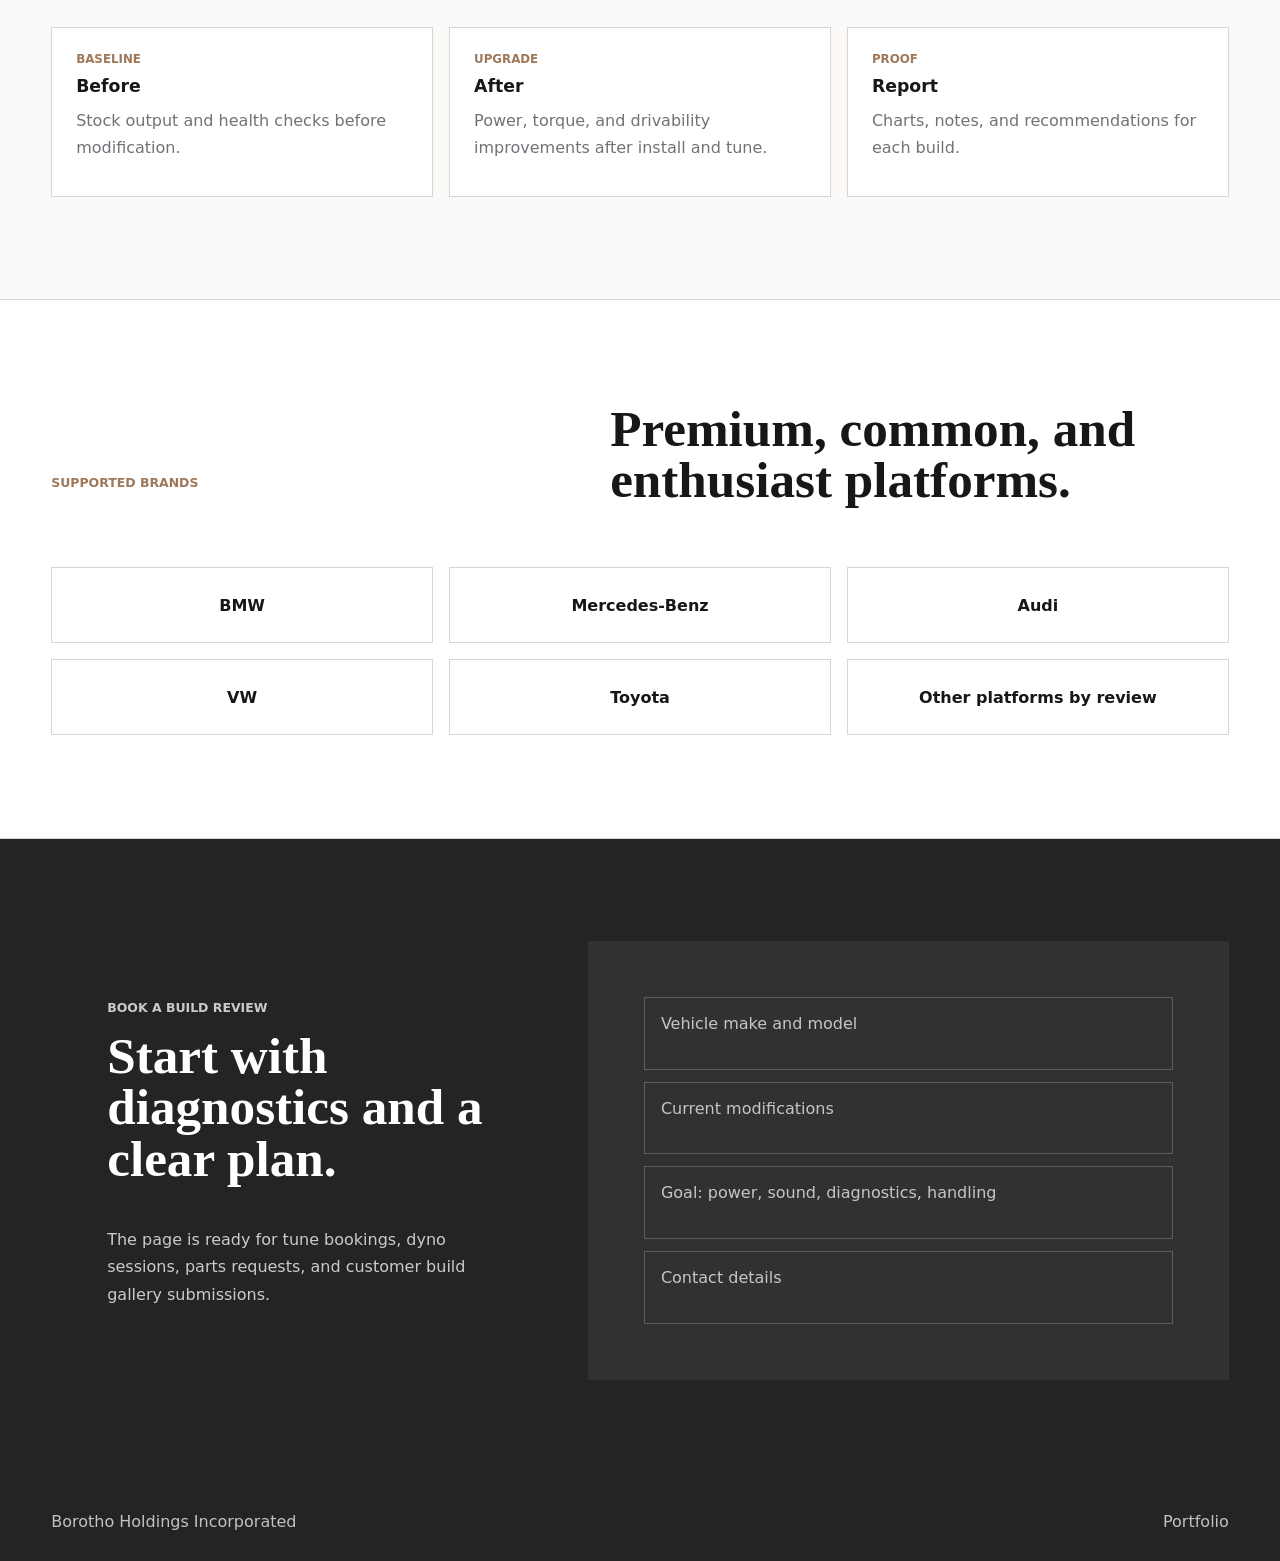
<file: performance-tune-shop.html>
<!doctype html>
<html lang="en">
  <head>
    <meta charset="UTF-8" />
    <meta name="viewport" content="width=device-width, initial-scale=1.0" />
    <title>Performance & Tune Shop | Borotho Holdings</title>
    <link rel="stylesheet" href="styles.css" />
  </head>
  <body>
    <header class="site-header">
      <a class="brand" href="index.html" aria-label="Borotho Holdings home"><span class="brand-mark">BHG</span><span>Borotho Holdings</span></a>
      <nav aria-label="Primary navigation"><a href="index.html">Vision</a><a href="portfolio.html">Portfolio</a><a href="roadmap.html">Roadmap</a></nav>
    </header>
    <main>
      <section class="venture-hero performance-hero">
        <p class="eyebrow">Premium automotive performance</p>
        <h1>Borotho Performance & Tune Shop</h1>
        <p>Dyno testing, ECU tuning, diagnostics, performance parts, and professional installation for drivers who want measurable results.</p>
      </section>

      <section class="operating-section section-band">
        <div class="section-heading"><p class="eyebrow">Services</p><h2>Performance work backed by data, not guesswork.</h2></div>
        <div class="service-grid">
          <article class="service-card"><span>Tuning</span><h3>ECU Tuning</h3><p>Calibrations for safer power delivery and drivability.</p></article>
          <article class="service-card"><span>Testing</span><h3>Dyno Testing</h3><p>Baseline runs, before-and-after results, and controlled performance validation.</p></article>
          <article class="service-card"><span>Diagnostics</span><h3>Vehicle Diagnostics</h3><p>Fault finding, data logging, health checks, and tune readiness.</p></article>
          <article class="service-card"><span>Hardware</span><h3>Exhaust Systems</h3><p>Downpipes, exhaust upgrades, fitment, and sound/performance packages.</p></article>
          <article class="service-card"><span>Airflow</span><h3>Intakes</h3><p>Performance intake systems and supporting installation standards.</p></article>
          <article class="service-card"><span>Handling</span><h3>Suspension</h3><p>Road-focused suspension upgrades and alignment-ready installs.</p></article>
        </div>
      </section>

      <section class="operating-section">
        <div class="section-heading"><p class="eyebrow">Dyno results</p><h2>The shop should make performance visible.</h2></div>
        <div class="capacity-grid">
          <article class="capacity-card"><span>Baseline</span><h3>Before</h3><p>Stock output and health checks before modification.</p></article>
          <article class="capacity-card"><span>Upgrade</span><h3>After</h3><p>Power, torque, and drivability improvements after install and tune.</p></article>
          <article class="capacity-card"><span>Proof</span><h3>Report</h3><p>Charts, notes, and recommendations for each build.</p></article>
        </div>
      </section>

      <section class="operating-section section-band">
        <div class="section-heading"><p class="eyebrow">Supported brands</p><h2>Premium, common, and enthusiast platforms.</h2></div>
        <div class="industries-grid"><span>BMW</span><span>Mercedes-Benz</span><span>Audi</span><span>VW</span><span>Toyota</span><span>Other platforms by review</span></div>
      </section>

      <section class="engage-panel">
        <div><p class="eyebrow">Book a build review</p><h2>Start with diagnostics and a clear plan.</h2><p>The page is ready for tune bookings, dyno sessions, parts requests, and customer build gallery submissions.</p></div>
        <div class="form-preview"><span>Vehicle make and model</span><span>Current modifications</span><span>Goal: power, sound, diagnostics, handling</span><span>Contact details</span></div>
      </section>
    </main>
    <footer><span>Borotho Holdings Incorporated</span><a href="portfolio.html">Portfolio</a></footer>
  </body>
</html>
</file>
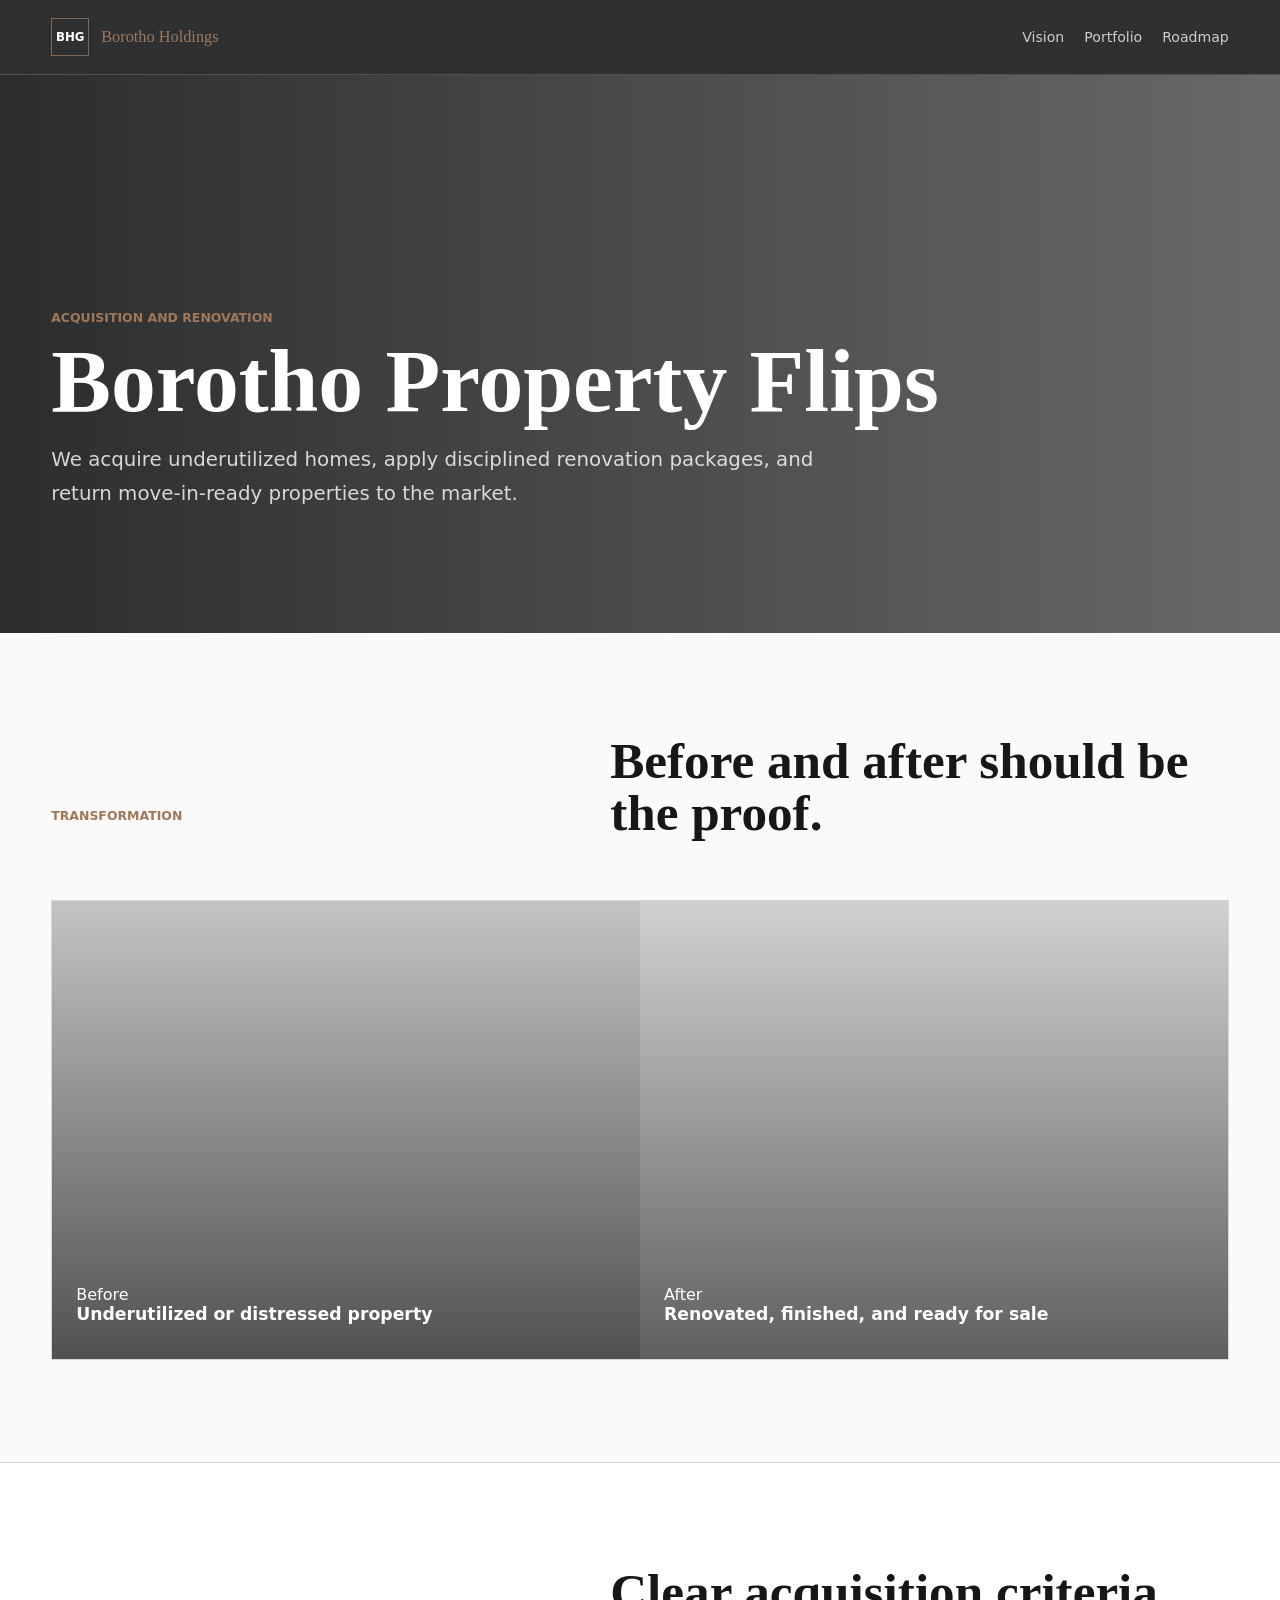
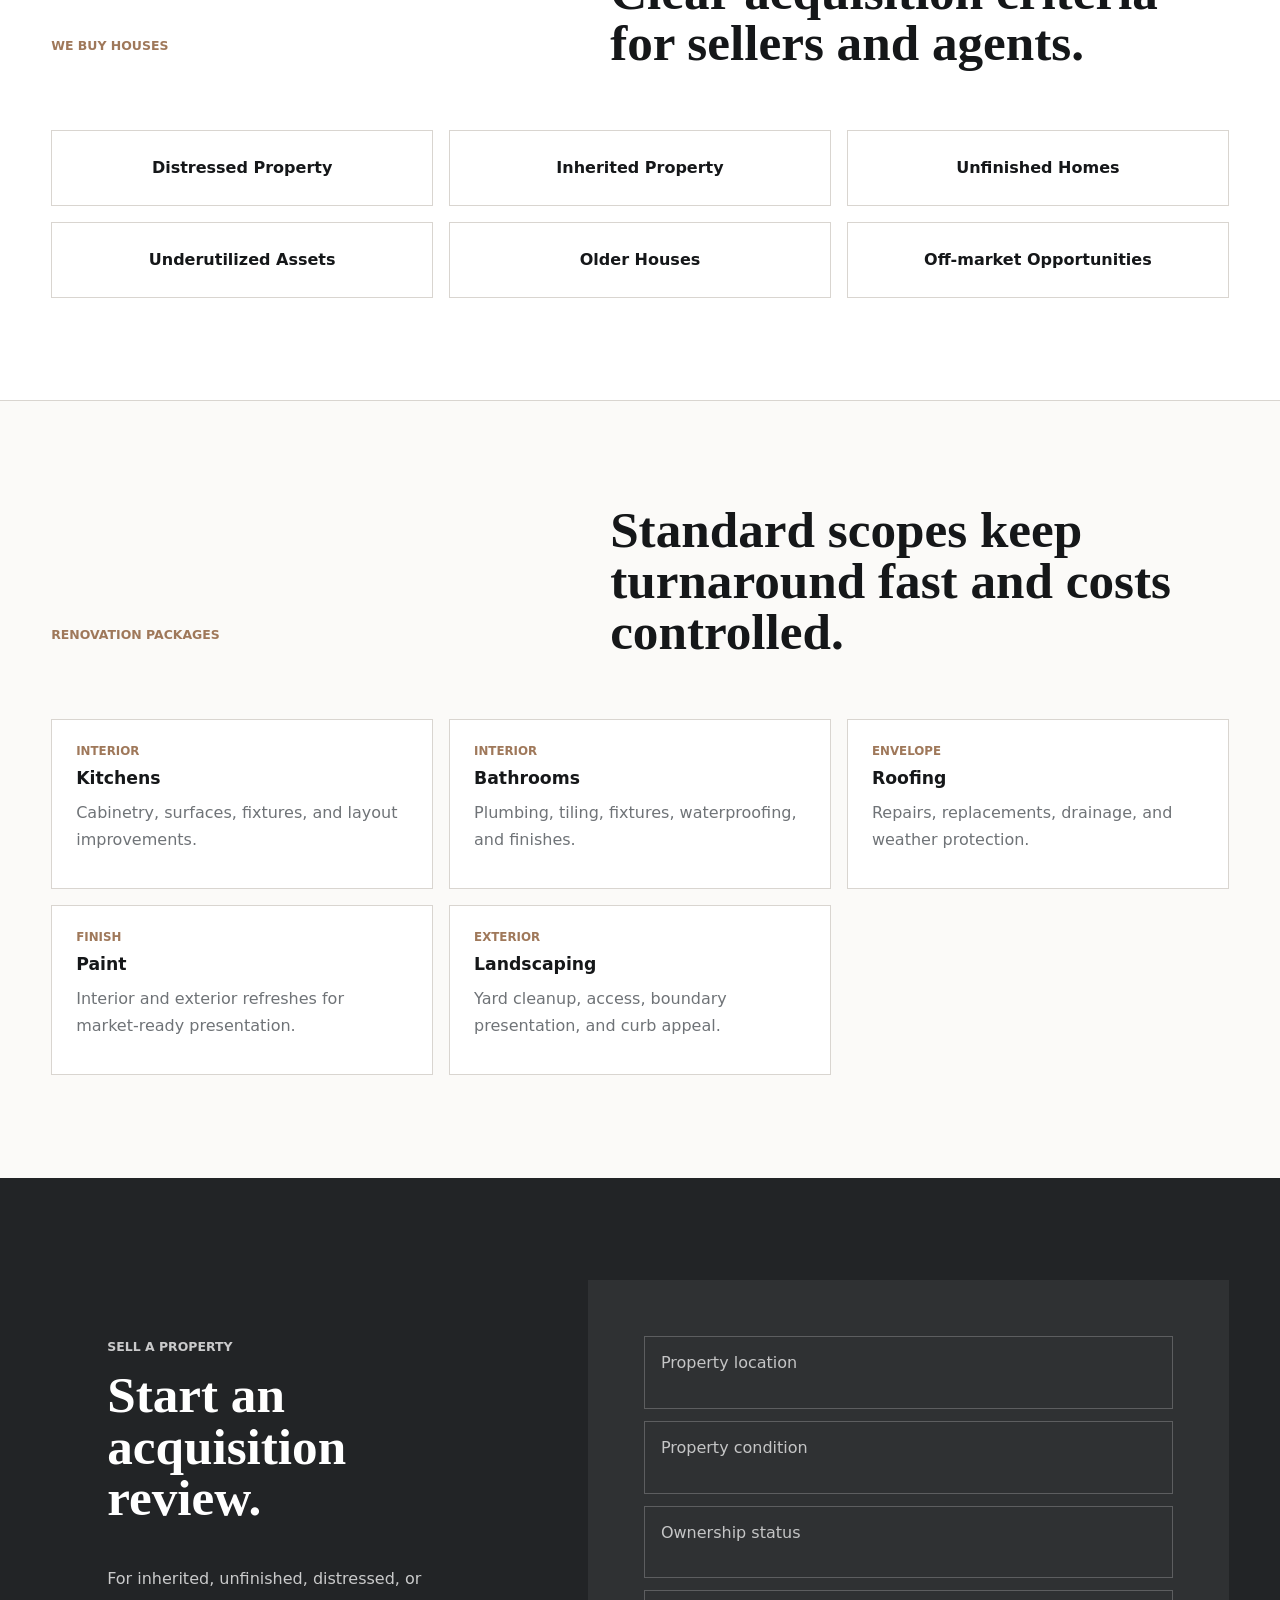
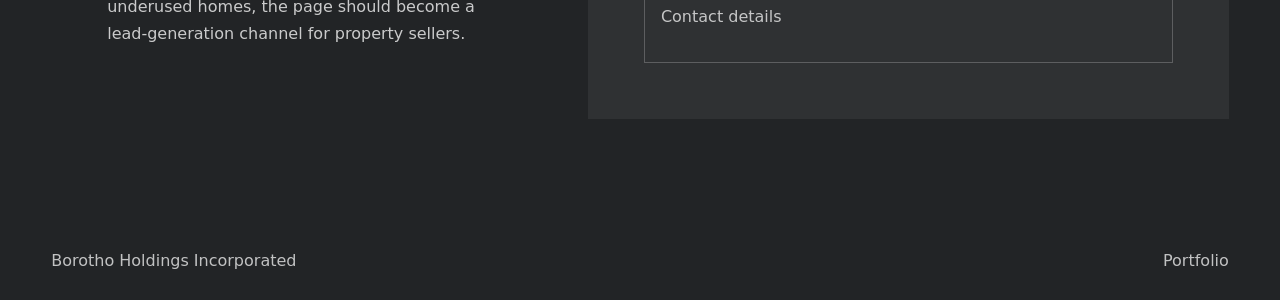
<file: property-flips.html>
<!doctype html>
<html lang="en">
  <head>
    <meta charset="UTF-8" />
    <meta name="viewport" content="width=device-width, initial-scale=1.0" />
    <title>Property Flips | Borotho Holdings</title>
    <link rel="stylesheet" href="styles.css" />
  </head>
  <body>
    <header class="site-header">
      <a class="brand" href="index.html" aria-label="Borotho Holdings home"><span class="brand-mark">BHG</span><span>Borotho Holdings</span></a>
      <nav aria-label="Primary navigation"><a href="index.html">Vision</a><a href="portfolio.html">Portfolio</a><a href="roadmap.html">Roadmap</a></nav>
    </header>
    <main>
      <section class="venture-hero flips-hero">
        <p class="eyebrow">Acquisition and renovation</p>
        <h1>Borotho Property Flips</h1>
        <p>We acquire underutilized homes, apply disciplined renovation packages, and return move-in-ready properties to the market.</p>
      </section>

      <section class="operating-section">
        <div class="section-heading"><p class="eyebrow">Transformation</p><h2>Before and after should be the proof.</h2></div>
        <div class="split-visual"><div><span>Before</span><h3>Underutilized or distressed property</h3></div><div><span>After</span><h3>Renovated, finished, and ready for sale</h3></div></div>
      </section>

      <section class="operating-section section-band">
        <div class="section-heading"><p class="eyebrow">We buy houses</p><h2>Clear acquisition criteria for sellers and agents.</h2></div>
        <div class="industries-grid">
          <span>Distressed Property</span><span>Inherited Property</span><span>Unfinished Homes</span><span>Underutilized Assets</span><span>Older Houses</span><span>Off-market Opportunities</span>
        </div>
      </section>

      <section class="operating-section">
        <div class="section-heading"><p class="eyebrow">Renovation packages</p><h2>Standard scopes keep turnaround fast and costs controlled.</h2></div>
        <div class="service-grid">
          <article class="service-card"><span>Interior</span><h3>Kitchens</h3><p>Cabinetry, surfaces, fixtures, and layout improvements.</p></article>
          <article class="service-card"><span>Interior</span><h3>Bathrooms</h3><p>Plumbing, tiling, fixtures, waterproofing, and finishes.</p></article>
          <article class="service-card"><span>Envelope</span><h3>Roofing</h3><p>Repairs, replacements, drainage, and weather protection.</p></article>
          <article class="service-card"><span>Finish</span><h3>Paint</h3><p>Interior and exterior refreshes for market-ready presentation.</p></article>
          <article class="service-card"><span>Exterior</span><h3>Landscaping</h3><p>Yard cleanup, access, boundary presentation, and curb appeal.</p></article>
        </div>
      </section>

      <section class="engage-panel">
        <div><p class="eyebrow">Sell a property</p><h2>Start an acquisition review.</h2><p>For inherited, unfinished, distressed, or underused homes, the page should become a lead-generation channel for property sellers.</p></div>
        <div class="form-preview"><span>Property location</span><span>Property condition</span><span>Ownership status</span><span>Contact details</span></div>
      </section>
    </main>
    <footer><span>Borotho Holdings Incorporated</span><a href="portfolio.html">Portfolio</a></footer>
  </body>
</html>
</file>
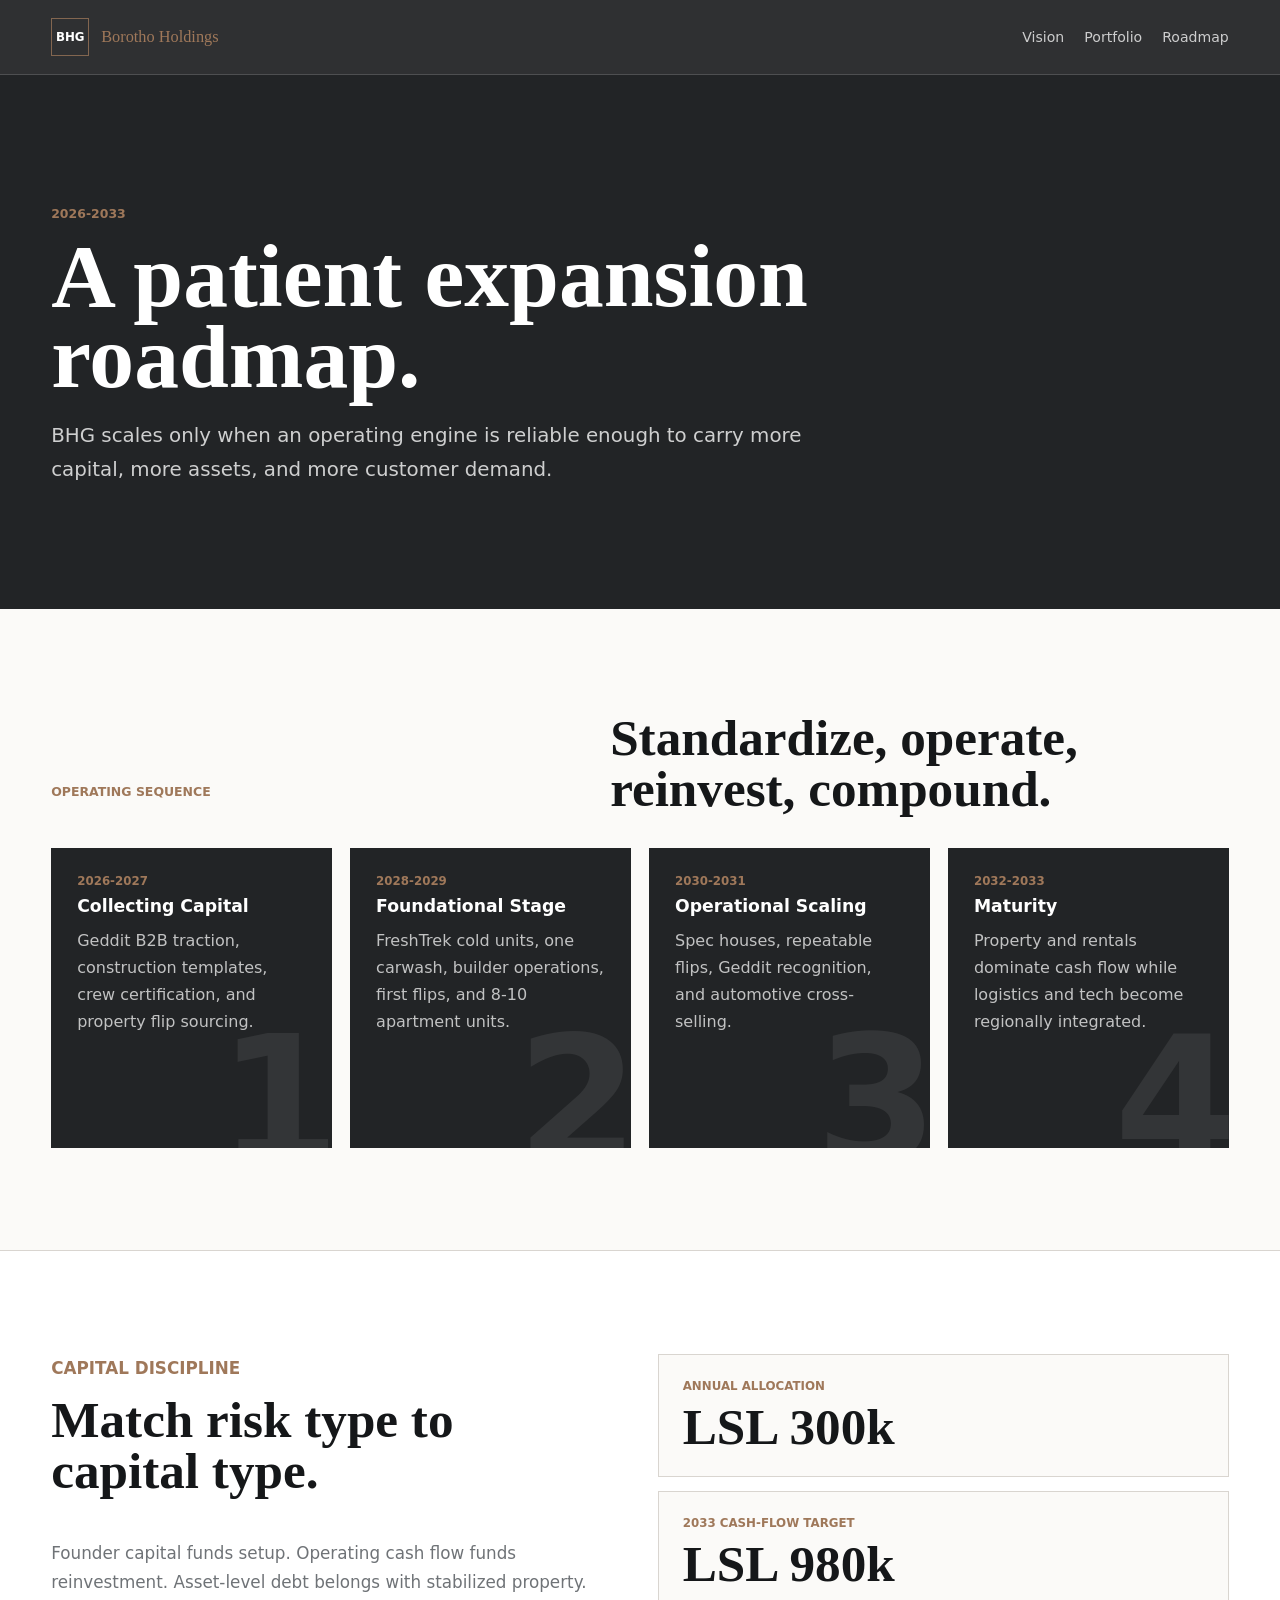
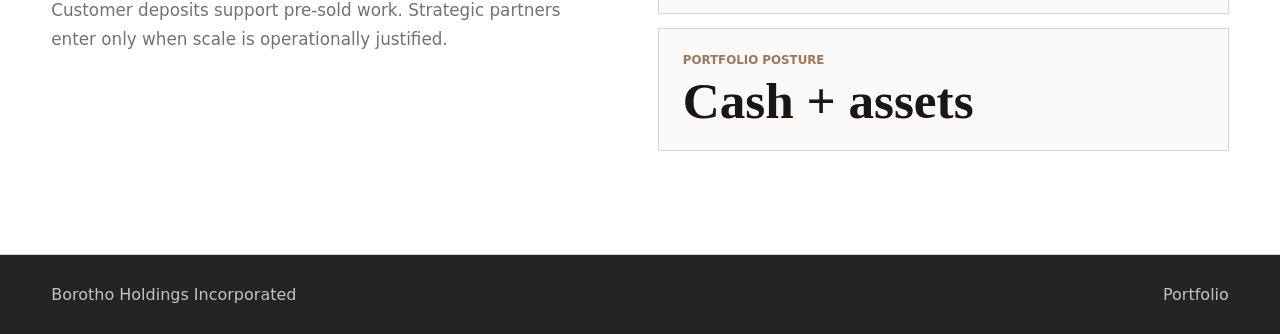
<file: roadmap.html>
<!doctype html>
<html lang="en">
  <head>
    <meta charset="UTF-8" />
    <meta name="viewport" content="width=device-width, initial-scale=1.0" />
    <title>Roadmap | Borotho Holdings</title>
    <link rel="stylesheet" href="styles.css" />
  </head>
  <body>
    <header class="site-header">
      <a class="brand" href="index.html" aria-label="Borotho Holdings home">
        <span class="brand-mark">BHG</span>
        <span>Borotho Holdings</span>
      </a>
      <nav aria-label="Primary navigation">
        <a href="index.html">Vision</a>
        <a href="portfolio.html">Portfolio</a>
        <a href="roadmap.html">Roadmap</a>
      </nav>
    </header>

    <main>
      <section class="page-hero compact">
        <p class="eyebrow">2026-2033</p>
        <h1>A patient expansion roadmap.</h1>
        <p>
          BHG scales only when an operating engine is reliable enough to carry
          more capital, more assets, and more customer demand.
        </p>
      </section>

      <section class="roadmap" aria-labelledby="roadmap-title">
        <div class="section-heading">
          <p class="eyebrow">Operating sequence</p>
          <h2 id="roadmap-title">Standardize, operate, reinvest, compound.</h2>
        </div>
        <ol class="timeline">
          <li>
            <span>2026-2027</span>
            <h3>Collecting Capital</h3>
            <p>Geddit B2B traction, construction templates, crew certification, and property flip sourcing.</p>
          </li>
          <li>
            <span>2028-2029</span>
            <h3>Foundational Stage</h3>
            <p>FreshTrek cold units, one carwash, builder operations, first flips, and 8-10 apartment units.</p>
          </li>
          <li>
            <span>2030-2031</span>
            <h3>Operational Scaling</h3>
            <p>Spec houses, repeatable flips, Geddit recognition, and automotive cross-selling.</p>
          </li>
          <li>
            <span>2032-2033</span>
            <h3>Maturity</h3>
            <p>Property and rentals dominate cash flow while logistics and tech become regionally integrated.</p>
          </li>
        </ol>
      </section>

      <section class="capital section-band" aria-labelledby="capital-title">
        <div>
          <p class="eyebrow">Capital discipline</p>
          <h2 id="capital-title">Match risk type to capital type.</h2>
          <p>
            Founder capital funds setup. Operating cash flow funds reinvestment.
            Asset-level debt belongs with stabilized property. Customer deposits
            support pre-sold work. Strategic partners enter only when scale is
            operationally justified.
          </p>
        </div>
        <div class="metrics">
          <article>
            <span>Annual allocation</span>
            <strong>LSL 300k</strong>
          </article>
          <article>
            <span>2033 cash-flow target</span>
            <strong>LSL 980k</strong>
          </article>
          <article>
            <span>Portfolio posture</span>
            <strong>Cash + assets</strong>
          </article>
        </div>
      </section>
    </main>

    <footer>
      <span>Borotho Holdings Incorporated</span>
      <a href="portfolio.html">Portfolio</a>
    </footer>
  </body>
</html>
</file>
<file: styles.css>
:root {
  --charcoal: #222426;
  --ink: #151719;
  --muted: #6f7377;
  --line: #d9d5d0;
  --paper: #fbfaf8;
  --white: #ffffff;
  --bronze: #9f785a;
  --moss: #58664e;
  --steel: #596b73;
  --clay: #b35f3f;
  --safety: #d39b2a;
  --shadow: 0 20px 60px rgba(19, 21, 23, 0.14);
  font-family: Inter, ui-sans-serif, system-ui, -apple-system, BlinkMacSystemFont, "Segoe UI", sans-serif;
}

* {
  box-sizing: border-box;
}

html {
  scroll-behavior: smooth;
}

body {
  margin: 0;
  background: var(--paper);
  color: var(--ink);
}

a {
  color: inherit;
  text-decoration: none;
}

.site-header {
  position: sticky;
  top: 0;
  z-index: 10;
  display: flex;
  align-items: center;
  justify-content: space-between;
  gap: 24px;
  padding: 18px clamp(20px, 4vw, 64px);
  border-bottom: 1px solid rgba(255, 255, 255, 0.15);
  background: rgba(34, 36, 38, 0.94);
  color: var(--white);
  backdrop-filter: blur(16px);
}

.brand {
  display: inline-flex;
  align-items: center;
  gap: 12px;
  font-family: Georgia, "Times New Roman", serif;
  font-size: 1.02rem;
  letter-spacing: 0;
  color: var(--bronze);
}

.brand-mark {
  display: grid;
  place-items: center;
  width: 38px;
  height: 38px;
  border: 1px solid rgba(159, 120, 90, 0.75);
  color: var(--white);
  font-family: Inter, ui-sans-serif, system-ui, sans-serif;
  font-size: 0.74rem;
  font-weight: 800;
}

nav {
  display: flex;
  flex-wrap: wrap;
  justify-content: flex-end;
  gap: 20px;
  font-size: 0.88rem;
  color: rgba(255, 255, 255, 0.76);
}

nav a:hover,
footer a:hover {
  color: var(--bronze);
}

.hero {
  position: relative;
  min-height: calc(100vh - 75px);
  display: grid;
  align-items: end;
  padding: clamp(28px, 5vw, 76px);
  overflow: hidden;
  color: var(--white);
  background: var(--charcoal);
}

.page-hero {
  min-height: 58vh;
  display: grid;
  align-content: end;
  padding-top: clamp(72px, 10vw, 140px);
  background: var(--charcoal);
  color: var(--white);
}

.page-hero.compact {
  min-height: 46vh;
}

.page-hero h1 {
  max-width: 1050px;
  margin-bottom: 22px;
  font-size: clamp(3rem, 7vw, 7.2rem);
}

.page-hero p:not(.eyebrow) {
  max-width: 760px;
  color: rgba(255, 255, 255, 0.78);
  font-size: clamp(1rem, 2vw, 1.24rem);
}

.venture-hero {
  min-height: 62vh;
  display: grid;
  align-content: end;
  background:
    linear-gradient(90deg, rgba(34, 36, 38, 0.96), rgba(34, 36, 38, 0.76)),
    url("https://images.unsplash.com/photo-1518005020951-eccb494ad742?auto=format&fit=crop&w=1800&q=80") center / cover;
  color: var(--white);
}

.geddit-hero {
  background:
    linear-gradient(90deg, rgba(34, 36, 38, 0.96), rgba(34, 36, 38, 0.7)),
    url("https://images.unsplash.com/photo-1524661135-423995f22d0b?auto=format&fit=crop&w=1800&q=80") center / cover;
}

.freshtrek-hero {
  background:
    linear-gradient(90deg, rgba(34, 36, 38, 0.96), rgba(34, 36, 38, 0.68)),
    url("https://images.unsplash.com/photo-1586528116311-ad8dd3c8310d?auto=format&fit=crop&w=1800&q=80") center / cover;
}

.construction-hero,
.flips-hero {
  background:
    linear-gradient(90deg, rgba(34, 36, 38, 0.96), rgba(34, 36, 38, 0.68)),
    url("https://images.unsplash.com/photo-1503387762-592deb58ef4e?auto=format&fit=crop&w=1800&q=80") center / cover;
}

.homes-hero {
  background:
    linear-gradient(90deg, rgba(34, 36, 38, 0.95), rgba(34, 36, 38, 0.66)),
    url("https://images.unsplash.com/photo-1560518883-ce09059eeffa?auto=format&fit=crop&w=1800&q=80") center / cover;
}

.carwash-hero,
.performance-hero {
  background:
    linear-gradient(90deg, rgba(34, 36, 38, 0.96), rgba(34, 36, 38, 0.66)),
    url("https://images.unsplash.com/photo-1503736334956-4c8f8e92946d?auto=format&fit=crop&w=1800&q=80") center / cover;
}

.lab-hero {
  background:
    linear-gradient(90deg, rgba(34, 36, 38, 0.96), rgba(34, 36, 38, 0.68)),
    url("https://images.unsplash.com/photo-1581092918056-0c4c3acd3789?auto=format&fit=crop&w=1800&q=80") center / cover;
}

.venture-hero h1 {
  max-width: 1120px;
  font-size: clamp(3rem, 7vw, 7.4rem);
}

.venture-hero p:not(.eyebrow) {
  max-width: 780px;
  color: rgba(255, 255, 255, 0.8);
  font-size: clamp(1rem, 2vw, 1.24rem);
}

.hero-media {
  position: absolute;
  inset: 0;
  background:
    linear-gradient(90deg, rgba(20, 22, 24, 0.92) 0%, rgba(20, 22, 24, 0.58) 45%, rgba(20, 22, 24, 0.25) 100%),
    url("Some%20images/Gemini_Generated_Image_nnat3pnnat3pnnat.png") center / cover;
  transform: scale(1.01);
}

.hero-copy {
  position: relative;
  max-width: 850px;
  padding-bottom: 8vh;
}

.eyebrow {
  margin: 0 0 12px;
  color: var(--bronze);
  font-size: 0.78rem;
  font-weight: 800;
  text-transform: uppercase;
  letter-spacing: 0;
}

h1,
h2,
h3,
p {
  margin-top: 0;
}

h1 {
  margin-bottom: 22px;
  font-family: Georgia, "Times New Roman", serif;
  font-size: clamp(3.2rem, 8vw, 8.8rem);
  line-height: 0.9;
  letter-spacing: 0;
  max-width: 920px;
}

h2 {
  font-family: Georgia, "Times New Roman", serif;
  font-size: clamp(2rem, 4vw, 4.6rem);
  line-height: 1;
  letter-spacing: 0;
}

h3 {
  margin-bottom: 10px;
  font-size: 1.08rem;
  line-height: 1.2;
}

p {
  color: var(--muted);
  line-height: 1.7;
}

.hero-copy p:not(.eyebrow) {
  max-width: 680px;
  color: rgba(255, 255, 255, 0.84);
  font-size: clamp(1.02rem, 2vw, 1.32rem);
}

.hero-actions {
  display: flex;
  flex-wrap: wrap;
  gap: 12px;
  margin-top: 28px;
}

.button {
  display: inline-flex;
  align-items: center;
  justify-content: center;
  min-height: 46px;
  padding: 0 18px;
  border: 1px solid rgba(255, 255, 255, 0.35);
  font-size: 0.92rem;
  font-weight: 800;
}

.button.primary {
  background: var(--bronze);
  border-color: var(--bronze);
  color: var(--white);
}

.button.secondary {
  color: var(--white);
}

.hero-panel {
  position: absolute;
  right: clamp(18px, 4vw, 64px);
  bottom: clamp(18px, 4vw, 64px);
  max-width: 340px;
  padding: 22px;
  border-left: 3px solid var(--bronze);
  background: rgba(18, 20, 22, 0.78);
  box-shadow: var(--shadow);
}

.hero-panel span,
.venture-card span,
.timeline span,
.metrics span {
  display: block;
  margin-bottom: 8px;
  color: var(--bronze);
  font-size: 0.74rem;
  font-weight: 900;
  text-transform: uppercase;
}

.hero-panel strong {
  display: block;
  margin-bottom: 8px;
  font-family: Georgia, "Times New Roman", serif;
  font-size: 1.45rem;
  line-height: 1.1;
}

.hero-panel p {
  margin-bottom: 0;
  color: rgba(255, 255, 255, 0.72);
  font-size: 0.92rem;
}

section,
footer {
  padding: clamp(58px, 8vw, 110px) clamp(20px, 4vw, 64px);
}

.section-band {
  background: var(--white);
  border-block: 1px solid var(--line);
}

.intro,
.capital {
  display: grid;
  grid-template-columns: minmax(0, 0.95fr) minmax(280px, 1fr);
  gap: clamp(28px, 5vw, 72px);
  align-items: start;
}

.intro p,
.capital p {
  font-size: 1.05rem;
}

.section-heading {
  display: grid;
  grid-template-columns: minmax(0, 0.8fr) minmax(0, 1fr);
  gap: clamp(24px, 5vw, 64px);
  align-items: end;
  margin-bottom: 34px;
}

.section-heading h2 {
  margin-bottom: 0;
}

.venture-grid {
  display: grid;
  grid-template-columns: repeat(3, minmax(0, 1fr));
  gap: 18px;
}

.venture-card {
  min-height: 100%;
  background: var(--white);
  border: 1px solid var(--line);
  box-shadow: 0 14px 38px rgba(34, 36, 38, 0.07);
}

.venture-card.featured {
  grid-column: span 2;
}

.venture-card img {
  display: block;
  width: 100%;
  aspect-ratio: 16 / 9;
  object-fit: cover;
  filter: saturate(0.86) contrast(1.03);
}

.venture-card div {
  padding: 22px;
}

.venture-card p {
  margin-bottom: 0;
  font-size: 0.95rem;
}

.text-link {
  display: inline-flex;
  margin-top: 18px;
  margin-right: 14px;
  color: var(--bronze);
  font-size: 0.88rem;
  font-weight: 900;
}

.text-link::after {
  content: ">";
  margin-left: 8px;
}

.flywheel {
  display: grid;
  grid-template-columns: repeat(4, minmax(0, 1fr));
  gap: 1px;
  background: var(--line);
  border: 1px solid var(--line);
}

.flywheel div {
  min-height: 260px;
  padding: 28px;
  background: var(--paper);
}

.flywheel span {
  display: inline-grid;
  place-items: center;
  width: 42px;
  height: 42px;
  margin-bottom: 42px;
  background: var(--charcoal);
  color: var(--white);
  font-weight: 900;
}

.flywheel div:nth-child(2) span {
  background: var(--moss);
}

.flywheel div:nth-child(3) span {
  background: var(--steel);
}

.flywheel div:nth-child(4) span {
  background: var(--clay);
}

.ecosystem-flow {
  display: grid;
  grid-template-columns: repeat(4, minmax(0, 1fr));
  gap: 1px;
  background: var(--line);
  border: 1px solid var(--line);
}

.ecosystem-flow a,
.ecosystem-flow p {
  min-height: 128px;
  margin: 0;
  padding: 24px;
  background: var(--white);
}

.ecosystem-flow a {
  display: flex;
  align-items: center;
  justify-content: space-between;
  color: var(--ink);
  font-weight: 900;
}

.ecosystem-flow a::after {
  content: ">";
  color: var(--bronze);
}

.ecosystem-flow p {
  grid-column: span 4;
  color: var(--muted);
  font-size: 1.05rem;
}

.mission-grid {
  display: grid;
  grid-template-columns: repeat(4, minmax(0, 1fr));
  gap: 1px;
  background: var(--line);
  border: 1px solid var(--line);
}

.mission-grid article {
  min-height: 270px;
  padding: 28px;
  background: var(--white);
}

.mission-grid span {
  display: block;
  margin-bottom: 34px;
  color: var(--bronze);
  font-size: 0.74rem;
  font-weight: 900;
  text-transform: uppercase;
}

.mission-grid p {
  margin-bottom: 0;
}

.snapshot-grid {
  display: grid;
  grid-template-columns: repeat(4, minmax(0, 1fr));
  gap: 18px;
}

.snapshot-grid article {
  background: var(--white);
  border: 1px solid var(--line);
}

.snapshot-grid img {
  width: 100%;
  aspect-ratio: 4 / 3;
  object-fit: cover;
  display: block;
}

.snapshot-grid div {
  padding: 22px;
}

.snapshot-grid span,
.service-card span,
.process-step span,
.trust-card span,
.capacity-card span,
.map-panel span {
  display: block;
  margin-bottom: 10px;
  color: var(--bronze);
  font-size: 0.74rem;
  font-weight: 900;
  text-transform: uppercase;
}

.snapshot-grid p {
  margin-bottom: 0;
  font-size: 0.94rem;
}

.link-list {
  display: grid;
  gap: 14px;
}

.link-list a {
  display: flex;
  align-items: center;
  justify-content: space-between;
  min-height: 72px;
  padding: 20px 22px;
  border: 1px solid var(--line);
  background: var(--white);
  color: var(--ink);
  font-weight: 900;
}

.link-list a::after {
  content: ">";
  color: var(--bronze);
  font-size: 1.2rem;
}

.link-list a:hover {
  border-color: var(--bronze);
}

.venture-detail {
  display: grid;
  grid-template-columns: repeat(4, minmax(0, 1fr));
  gap: 1px;
  background: var(--line);
  border-block: 1px solid var(--line);
  padding-inline: clamp(20px, 4vw, 64px);
}

.operating-section {
  display: grid;
  gap: 28px;
}

.service-grid,
.industries-grid,
.trust-grid,
.capacity-grid {
  display: grid;
  grid-template-columns: repeat(3, minmax(0, 1fr));
  gap: 16px;
}

.service-card,
.trust-card,
.capacity-card {
  min-height: 170px;
  padding: 24px;
  border: 1px solid var(--line);
  background: var(--white);
}

.service-card p,
.trust-card p,
.capacity-card p {
  margin-bottom: 0;
}

.industries-grid span {
  min-height: 76px;
  display: grid;
  place-items: center;
  padding: 18px;
  border: 1px solid var(--line);
  background: var(--white);
  font-weight: 900;
  text-align: center;
}

.process-list {
  display: grid;
  grid-template-columns: repeat(6, minmax(0, 1fr));
  gap: 1px;
  background: var(--line);
  border: 1px solid var(--line);
}

.process-step {
  min-height: 170px;
  padding: 22px;
  background: var(--paper);
}

.map-panel {
  min-height: 420px;
  display: grid;
  align-content: end;
  padding: 28px;
  border: 1px solid var(--line);
  background:
    linear-gradient(rgba(34, 36, 38, 0.18) 1px, transparent 1px),
    linear-gradient(90deg, rgba(34, 36, 38, 0.18) 1px, transparent 1px),
    radial-gradient(circle at 35% 45%, var(--safety) 0 7px, transparent 8px),
    radial-gradient(circle at 55% 36%, var(--bronze) 0 7px, transparent 8px),
    radial-gradient(circle at 64% 58%, var(--clay) 0 7px, transparent 8px),
    var(--white);
  background-size: 44px 44px, 44px 44px, auto, auto, auto, auto;
}

.map-panel strong {
  display: block;
  max-width: 560px;
  font-family: Georgia, "Times New Roman", serif;
  font-size: clamp(1.8rem, 3vw, 3rem);
  line-height: 1;
}

.split-visual {
  display: grid;
  grid-template-columns: 1fr 1fr;
  min-height: 460px;
  border: 1px solid var(--line);
}

.split-visual div {
  display: grid;
  align-content: end;
  padding: 24px;
  color: var(--white);
  background:
    linear-gradient(rgba(20, 22, 24, 0.24), rgba(20, 22, 24, 0.74)),
    url("https://images.unsplash.com/photo-1503387762-592deb58ef4e?auto=format&fit=crop&w=1100&q=80") center / cover;
}

.split-visual div:last-child {
  background:
    linear-gradient(rgba(20, 22, 24, 0.18), rgba(20, 22, 24, 0.68)),
    url("https://images.unsplash.com/photo-1560518883-ce09059eeffa?auto=format&fit=crop&w=1100&q=80") center / cover;
}

.package-table {
  display: grid;
  grid-template-columns: repeat(3, minmax(0, 1fr));
  gap: 16px;
}

.package-table article {
  padding: 26px;
  border: 1px solid var(--line);
  background: var(--white);
}

.package-table span {
  display: block;
  margin-bottom: 10px;
  color: var(--bronze);
  font-size: 0.74rem;
  font-weight: 900;
  text-transform: uppercase;
}

.package-table strong {
  display: block;
  margin-bottom: 16px;
  font-family: Georgia, "Times New Roman", serif;
  font-size: 2rem;
}

.engage-panel {
  display: grid;
  grid-template-columns: minmax(0, 0.8fr) minmax(280px, 1fr);
  gap: 24px;
  align-items: stretch;
  background: var(--charcoal);
  color: var(--white);
}

.engage-panel > div {
  padding: clamp(28px, 5vw, 56px);
}

.engage-panel p {
  color: rgba(255, 255, 255, 0.76);
}

.form-preview {
  display: grid;
  gap: 12px;
  background: rgba(255, 255, 255, 0.06);
}

.form-preview span {
  display: block;
  padding: 16px;
  border: 1px solid rgba(255, 255, 255, 0.22);
  color: rgba(255, 255, 255, 0.72);
}

.venture-detail article {
  min-height: 300px;
  padding: 30px;
  background: var(--white);
}

.venture-detail span {
  display: block;
  margin-bottom: 42px;
  color: var(--bronze);
  font-size: 0.74rem;
  font-weight: 900;
  text-transform: uppercase;
}

.venture-detail p {
  margin-bottom: 0;
}

.timeline {
  display: grid;
  grid-template-columns: repeat(4, minmax(0, 1fr));
  gap: 18px;
  padding: 0;
  margin: 0;
  list-style: none;
  counter-reset: roadmap;
}

.timeline li {
  position: relative;
  min-height: 300px;
  padding: 26px;
  background: var(--charcoal);
  color: var(--white);
  overflow: hidden;
}

.timeline li::after {
  counter-increment: roadmap;
  content: counter(roadmap);
  position: absolute;
  right: -8px;
  bottom: -42px;
  color: rgba(255, 255, 255, 0.08);
  font-size: 11rem;
  font-weight: 900;
  line-height: 1;
}

.timeline p {
  position: relative;
  z-index: 1;
  color: rgba(255, 255, 255, 0.72);
}

.metrics {
  display: grid;
  gap: 14px;
}

.metrics article {
  padding: 24px;
  border: 1px solid var(--line);
  background: var(--paper);
}

.metrics strong {
  display: block;
  font-family: Georgia, "Times New Roman", serif;
  font-size: clamp(1.8rem, 4vw, 3.8rem);
  line-height: 1;
}

footer {
  display: flex;
  justify-content: space-between;
  gap: 20px;
  padding-block: 30px;
  background: var(--charcoal);
  color: rgba(255, 255, 255, 0.72);
}

@media (max-width: 980px) {
  .intro,
  .capital,
  .section-heading,
  .venture-grid,
  .venture-detail,
  .service-grid,
  .industries-grid,
  .trust-grid,
  .capacity-grid,
  .snapshot-grid,
  .process-list,
  .package-table,
  .ecosystem-flow,
  .engage-panel,
  .flywheel,
  .mission-grid,
  .timeline {
    grid-template-columns: 1fr 1fr;
  }

  .hero {
    min-height: 880px;
  }

  .hero-panel {
    left: clamp(20px, 4vw, 64px);
    right: auto;
  }
}

@media (max-width: 680px) {
  .site-header {
    position: static;
    align-items: flex-start;
    flex-direction: column;
  }

  nav {
    justify-content: flex-start;
  }

  .hero {
    min-height: 820px;
    padding-top: 44px;
  }

  .hero-copy {
    padding-bottom: 270px;
  }

  .hero-panel {
    max-width: calc(100% - 40px);
  }

  .intro,
  .capital,
  .section-heading,
  .venture-grid,
  .venture-detail,
  .service-grid,
  .industries-grid,
  .trust-grid,
  .capacity-grid,
  .snapshot-grid,
  .process-list,
  .package-table,
  .ecosystem-flow,
  .engage-panel,
  .split-visual,
  .flywheel,
  .mission-grid,
  .timeline {
    grid-template-columns: 1fr;
  }

  .venture-card.featured {
    grid-column: auto;
  }

  .timeline li,
  .flywheel div,
  .venture-detail article,
  .service-card,
  .trust-card,
  .capacity-card,
  .process-step {
    min-height: auto;
  }

  .ecosystem-flow p {
    grid-column: auto;
  }

  footer {
    flex-direction: column;
  }
}
</file>
